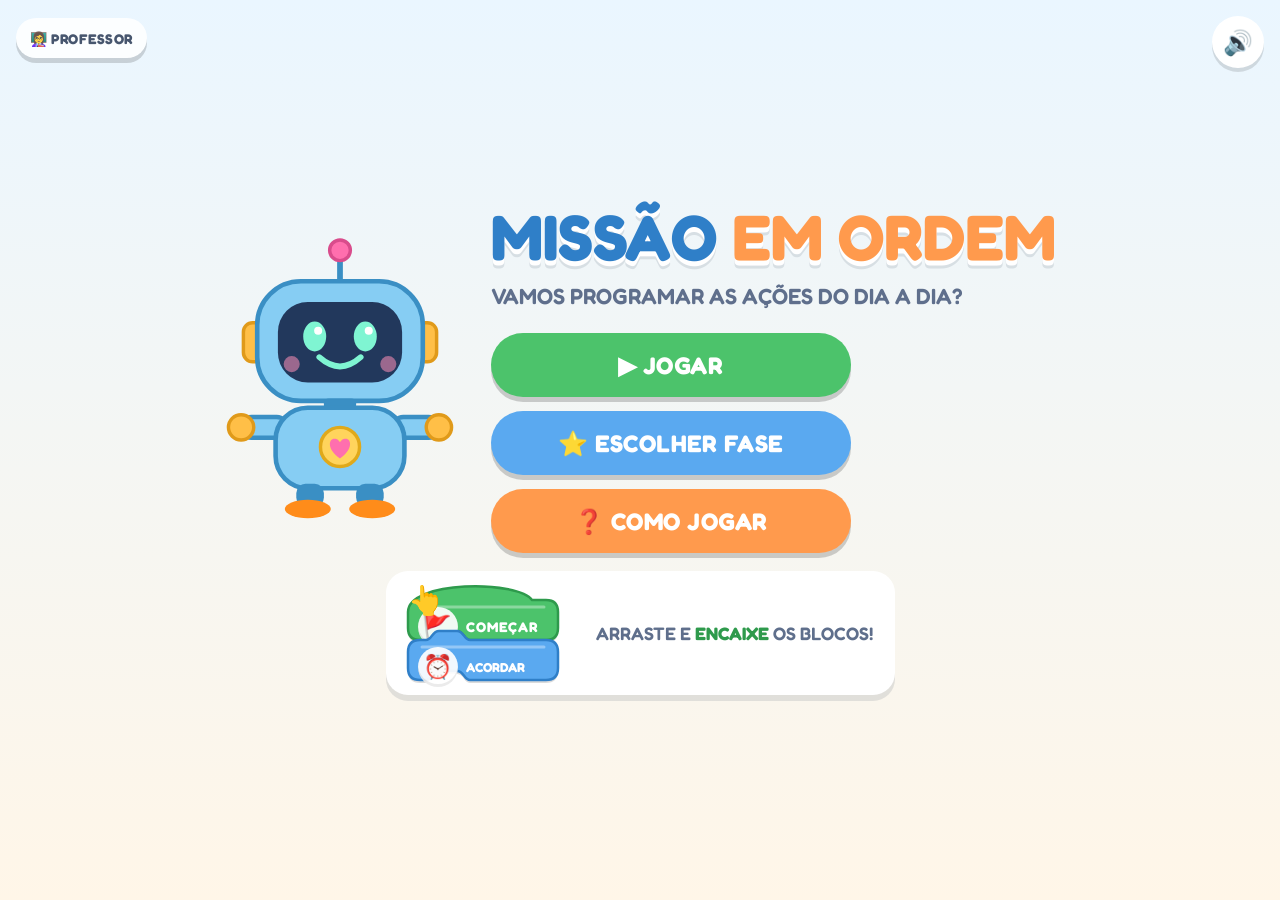
<file: index.html>
<!doctype html>
<html lang="pt-BR">
<head>
  <meta charset="utf-8">
  <meta name="viewport" content="width=device-width, initial-scale=1, viewport-fit=cover, user-scalable=no">
  <title>Missão em Ordem – Programando o Dia a Dia</title>
  <meta name="description" content="Jogo educativo de programação em blocos para o 2º ano (EF02TPA03).">
  <meta name="theme-color" content="#86CDF3">
  <link rel="manifest" href="manifest.webmanifest">
  <link rel="icon" href="icon.svg" type="image/svg+xml">
  <link rel="stylesheet" href="css/style.css?v=5">
</head>
<body>

  <!-- ============ TELA INICIAL ============ -->
  <section id="home" class="screen active">
    <div class="home-card">
      <div class="home-robot" id="homeRobot"></div>
      <div class="home-text">
        <h1 class="title">MISSÃO <span>EM ORDEM</span></h1>
        <p class="subtitle">VAMOS PROGRAMAR AS AÇÕES DO DIA A DIA?</p>
        <div class="home-buttons">
          <button class="btn btn-big btn-green" id="btnPlay">▶ JOGAR</button>
          <button class="btn btn-big btn-blue" id="btnLevels">⭐ ESCOLHER FASE</button>
          <button class="btn btn-big btn-orange" id="btnHow">❓ COMO JOGAR</button>
        </div>
      </div>
    </div>
    <div class="mini-demo" aria-hidden="true">
      <div class="demo-stage" id="demoStage"></div>
      <p>ARRASTE E <b>ENCAIXE</b> OS BLOCOS!</p>
    </div>
    <button class="btn-icon sound-toggle" data-sound title="Som">🔊</button>
    <button class="btn btn-small btn-white teacher-btn" id="btnTeacher" title="Área do professor">👩‍🏫 PROFESSOR</button>
  </section>

  <!-- ============ SELEÇÃO DE FASES ============ -->
  <section id="levels" class="screen">
    <header class="bar">
      <button class="btn btn-small btn-white" data-go="home">🏠 INÍCIO</button>
      <h2>ESCOLHA A FASE</h2>
      <div class="star-total" id="starTotal">⭐ 0</div>
    </header>
    <p class="unlock-note" id="unlockNote" hidden>🔓 MODO PROFESSOR: TODAS AS FASES ESTÃO LIBERADAS</p>
    <div class="level-grid" id="levelGrid"></div>
  </section>

  <!-- ============ COMO JOGAR ============ -->
  <section id="howto" class="screen">
    <header class="bar">
      <button class="btn btn-small btn-white" data-go="home">🏠 INÍCIO</button>
      <h2>COMO JOGAR</h2>
      <span></span>
    </header>
    <div class="how-grid">
      <div class="how-card"><div class="how-num">1</div><div class="how-pic" id="howPic1"></div><p>ARRASTE UM BLOCO COM O DEDO OU O MOUSE.</p></div>
      <div class="how-card"><div class="how-num">2</div><div class="how-pic" id="howPic2"></div><p>ENCAIXE EMBAIXO DO <b class="c-green">COMEÇAR</b>, NA ORDEM CERTA.</p></div>
      <div class="how-card"><div class="how-num">3</div><div class="how-pic" id="howPic3"></div><p>TERMINE COM O BLOCO <b class="c-purple">FIM</b>.</p></div>
      <div class="how-card"><div class="how-num">4</div><div class="how-pic how-run">▶</div><p>APERTE <b class="c-green">EXECUTAR</b> E VEJA O BIPO!</p></div>
    </div>
    <div class="how-tips">
      <p>↩️ ERROU? ARRASTE O BLOCO DE VOLTA PARA O LADO.</p>
      <p>🔈 TOQUE NUM BLOCO PARA OUVIR O QUE ELE DIZ.</p>
      <p>⭐⭐⭐ GANHE ATÉ 3 ESTRELAS EM CADA FASE!</p>
    </div>
    <div class="center"><button class="btn btn-big btn-green" id="btnHowPlay">▶ VAMOS JOGAR!</button></div>
  </section>

  <!-- ============ JOGO ============ -->
  <section id="game" class="screen">
    <header class="bar game-bar">
      <button class="btn btn-small btn-white" data-go="levels" title="Fases">☰ FASES</button>
      <h2><span class="phase-num" id="phaseNum">1</span> <span id="phaseName">FASE</span></h2>
      <button class="btn-icon" data-sound title="Som">🔊</button>
    </header>

    <div class="game-main">
      <!-- Blocos disponíveis -->
      <div class="panel palette-panel">
        <div class="panel-title">🧩 BLOCOS</div>
        <div class="palette" id="palette"></div>
        <div class="return-hint">↩️ SOLTE AQUI PARA DEVOLVER</div>
      </div>

      <!-- Área de programação -->
      <div class="panel ws-panel">
        <div class="panel-title">🤖 PROGRAMA DO BIPO</div>
        <div class="workspace" id="workspace"><div class="canvas" id="canvas"></div></div>
      </div>

      <!-- Palco + controles -->
      <div class="stage-col">
        <div class="mission">
          <button class="btn-icon listen" id="btnListen" title="Ouvir">🔈</button>
          <p id="goalText">MISSÃO</p>
        </div>
        <div class="stage" id="stage">
          <div class="stage-scene" id="stageScene"></div>
          <div class="speech" id="speech"></div>
          <div class="stage-robot" id="stageRobot"></div>
          <div class="action-pop" id="actionPop"><span class="pop-icon"></span><span class="pop-label"></span></div>
          <div class="strip" id="strip"></div>
          <div class="confetti-layer" id="stageConfetti"></div>
        </div>
        <div class="controls">
          <button class="btn btn-big btn-green run-btn" id="btnRun">▶ EXECUTAR</button>
          <button class="btn btn-mid btn-white" id="btnReset" title="Recomeçar">↺ RECOMEÇAR</button>
        </div>
      </div>
    </div>
  </section>

  <!-- ============ TELA FINAL ============ -->
  <section id="final" class="screen">
    <div class="final-card">
      <div class="final-robot" id="finalRobot"></div>
      <div class="trophy">🏆</div>
      <h1 class="title final-title">PARABÉNS, PEQUENO PROGRAMADOR!</h1>
      <p class="final-msg">VOCÊ APRENDEU A ORGANIZAR AÇÕES, CRIAR SEQUÊNCIAS E PROGRAMAR PASSO A PASSO!</p>
      <div class="star-total big" id="finalStars">⭐ 0 / 120</div>
      <div class="home-buttons row">
        <button class="btn btn-big btn-blue" data-go="levels">⭐ VER FASES</button>
        <button class="btn btn-big btn-green" data-go="home">🏠 INÍCIO</button>
      </div>
    </div>
    <div class="confetti-layer" id="finalConfetti"></div>
  </section>

  <!-- ============ JANELA DE VITÓRIA ============ -->
  <div class="modal" id="winModal" aria-hidden="true">
    <div class="modal-card">
      <h2 id="winTitle">MUITO BEM!</h2>
      <div class="stars" id="winStars"><span>★</span><span>★</span><span>★</span></div>
      <ul class="criteria" id="winCriteria"></ul>
      <div class="modal-buttons">
        <button class="btn btn-mid btn-white" id="btnAgain">↺ DE NOVO</button>
        <button class="btn btn-mid btn-blue" data-go="levels">☰ FASES</button>
        <button class="btn btn-big btn-green" id="btnNext">PRÓXIMA ▶</button>
      </div>
    </div>
  </div>

  <!-- ============ ÁREA DO PROFESSOR ============ -->
  <div class="modal" id="teacherModal" aria-hidden="true" role="dialog" aria-labelledby="teacherTitle">
    <div class="modal-card teacher-card">
      <h2 id="teacherTitle">👩‍🏫 ÁREA DO PROFESSOR</h2>
      <div id="teacherAsk">
        <label class="teacher-label" for="teacherAnswer">Para entrar, quanto é <b id="teacherQ">6 × 7</b>?</label>
        <input class="teacher-input" id="teacherAnswer" type="number" inputmode="numeric" autocomplete="off">
        <p class="teacher-error" id="teacherError" aria-live="polite"></p>
        <div class="teacher-options">
          <div class="teacher-option">
            <button class="btn btn-mid btn-blue" id="btnTeacherUnlock">🔓 LIBERAR TODAS AS FASES</button>
            <p id="teacherUnlockText">Abre as 40 fases para mostrar qualquer uma à turma. As estrelas não mudam.</p>
          </div>
          <div class="teacher-option">
            <button class="btn btn-mid btn-red" id="btnTeacherReset">🗑 ZERAR PROGRESSO</button>
            <p>Apaga todas as estrelas e fecha as fases de novo, para uma nova turma começar do início.</p>
          </div>
        </div>
        <p class="teacher-text"><small>Vale só para este computador ou tablet.</small></p>
        <div class="modal-buttons">
          <button class="btn btn-mid btn-white" id="btnTeacherCancel">CANCELAR</button>
        </div>
      </div>
      <div id="teacherDone" hidden>
        <p class="teacher-text" id="teacherDoneText">✅ Pronto!</p>
        <div class="modal-buttons">
          <button class="btn btn-mid btn-green" id="btnTeacherOk">OK</button>
        </div>
      </div>
    </div>
  </div>

  <script src="js/levels.js?v=5"></script>
  <script src="js/art.js?v=5"></script>
  <script src="js/game.js?v=5"></script>
</body>
</html>
</file>
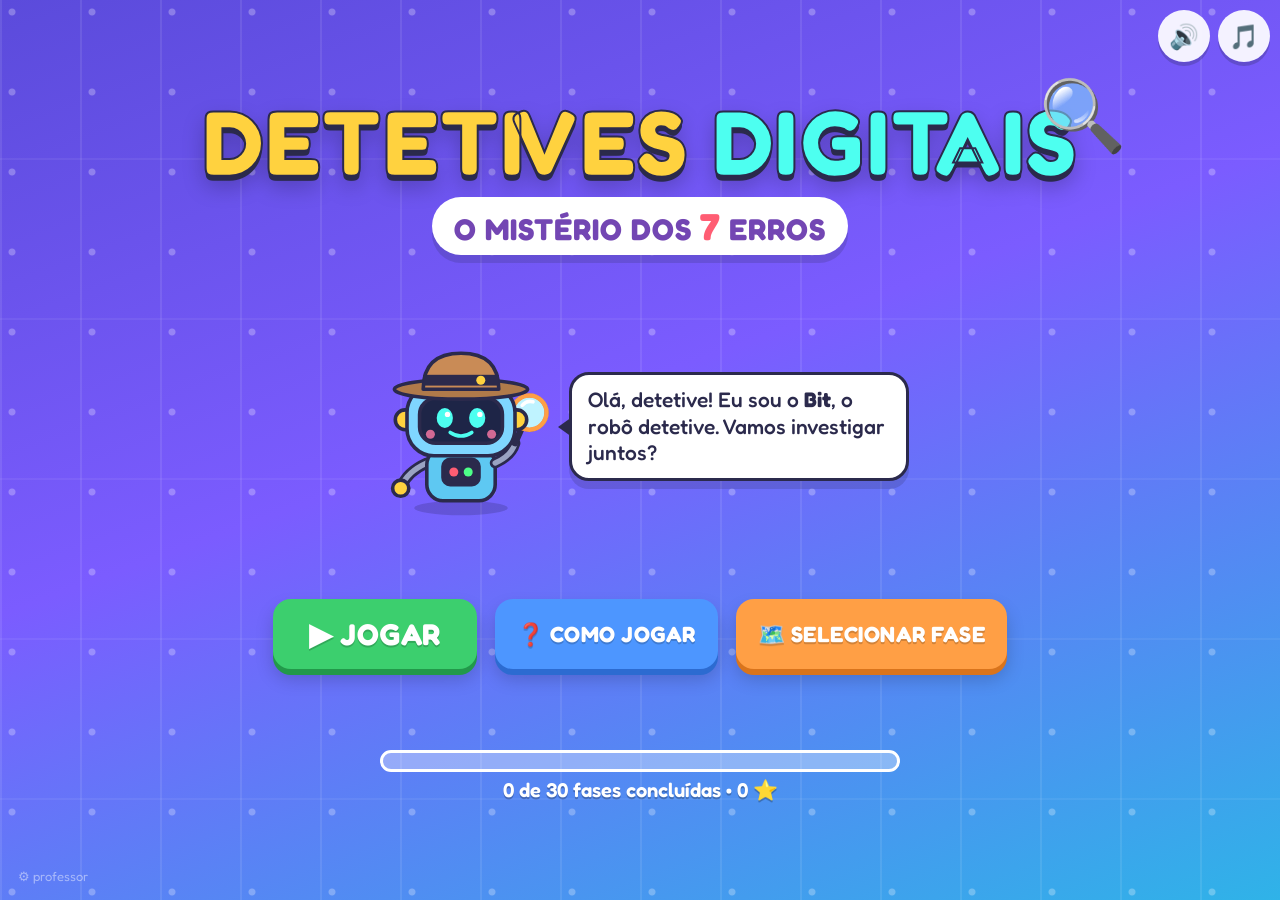
<file: detetives-digitais/index.html>
<!doctype html>
<html lang="pt-BR">
<head>
  <meta charset="utf-8">
  <meta name="viewport" content="width=device-width, initial-scale=1, viewport-fit=cover, user-scalable=no">
  <title>Detetives Digitais – O Mistério dos 7 Erros</title>
  <meta name="description" content="Jogo dos 7 erros com tema de tecnologia para o 2º ano do Ensino Fundamental (Educação Digital).">
  <meta name="theme-color" content="#5b4bdb">
  <link rel="icon" href="img/icone.svg" type="image/svg+xml">
  <link rel="stylesheet" href="css/estilo.css?v=1">
</head>
<body>

  <!-- botões de som (sempre visíveis) -->
  <div class="sons" id="sons">
    <button class="btn-redondo" id="btn-efeitos" aria-label="Ligar ou desligar os efeitos sonoros" title="Efeitos sonoros">🔊</button>
    <button class="btn-redondo" id="btn-musica" aria-label="Ligar ou desligar a música" title="Música">🎵</button>
  </div>

  <!-- ================= TELA INICIAL ================= -->
  <section class="tela ativa" id="tela-inicio">
    <div class="fundo-tech" aria-hidden="true"></div>
    <div class="inicio-conteudo">
      <div class="logo">
        <div class="logo-lupa" aria-hidden="true">🔍</div>
        <h1><span class="l1">DETETIVES</span> <span class="l2">DIGITAIS</span></h1>
        <p class="logo-sub">O MISTÉRIO DOS <b>7</b> ERROS</p>
      </div>
      <div class="inicio-meio">
        <div class="mascote mascote-grande" id="mascote-inicio"></div>
        <div class="balao balao-inicio" id="balao-inicio">Olá, detetive! Eu sou o <b>Bit</b>, o robô detetive. Vamos investigar juntos?</div>
      </div>
      <div class="menu-botoes">
        <button class="btn btn-verde btn-grande" id="btn-jogar">▶ JOGAR</button>
        <button class="btn btn-azul" id="btn-como">❓ COMO JOGAR</button>
        <button class="btn btn-laranja" id="btn-fases">🗺️ SELECIONAR FASE</button>
        <button class="btn btn-roxo escondido" id="btn-certificado">🏆 MEU CERTIFICADO</button>
      </div>
      <div class="progresso-geral" id="progresso-geral">
        <div class="barra"><div class="barra-cheia" id="barra-geral"></div></div>
        <div class="progresso-texto" id="texto-geral">0 de 30 fases • 0 ⭐</div>
      </div>
    </div>
    <button class="link-professor" id="link-professor" aria-label="Área do professor">⚙ professor</button>
  </section>

  <!-- ================= COMO JOGAR ================= -->
  <section class="tela" id="tela-como">
    <div class="fundo-tech" aria-hidden="true"></div>
    <div class="painel painel-como">
      <h2>❓ Como jogar</h2>
      <div class="passos">
        <div class="passo"><div class="passo-ico">🖼️🖼️</div><p><b>1.</b> Olhe as duas imagens: a <b>ORIGINAL</b> e a do <b>DESAFIO</b>.</p></div>
        <div class="passo"><div class="passo-ico">👆</div><p><b>2.</b> Achou algo diferente? <b>Toque</b> ou <b>clique</b> bem em cima da diferença, em qualquer uma das imagens.</p></div>
        <div class="passo"><div class="passo-ico">⭕</div><p><b>3.</b> Acertou? Aparece um <b>círculo colorido</b>. Encontre as <b>7 diferenças</b>!</p></div>
        <div class="passo"><div class="passo-ico">💡</div><p><b>4.</b> Ficou difícil? Peça uma <b>dica</b> ao Bit. Mas atenção: sem dicas você ganha mais estrelas!</p></div>
      </div>
      <div class="estrelas-explica">
        <div><span>⭐⭐⭐</span> sem dicas</div>
        <div><span>⭐⭐</span> com 1 ou 2 dicas</div>
        <div><span>⭐</span> com 3 dicas</div>
      </div>
      <button class="btn btn-verde btn-grande" data-ir="inicio">👍 ENTENDI!</button>
    </div>
  </section>

  <!-- ================= SELEÇÃO DE FASES ================= -->
  <section class="tela" id="tela-fases">
    <div class="fundo-tech" aria-hidden="true"></div>
    <header class="topo-fases">
      <button class="btn btn-pequeno btn-azul" data-ir="inicio">🏠 MENU</button>
      <h2>🗺️ Escolha a fase</h2>
      <div class="estrelas-total" id="estrelas-total">0 ⭐</div>
    </header>
    <div class="lista-fases" id="lista-fases"></div>
  </section>

  <!-- ================= JOGO ================= -->
  <section class="tela" id="tela-jogo">
    <header class="topo-jogo">
      <div class="fase-info">
        <div class="fase-num" id="fase-num">1</div>
        <div class="fase-textos">
          <div class="fase-nome" id="fase-nome">Nome da fase</div>
          <div class="fase-nivel" id="fase-nivel">Nível 1 – Detetives Iniciantes</div>
        </div>
      </div>
      <div class="contador">
        <div class="lupas" id="lupas"></div>
        <div class="contador-texto"><b id="achadas">0</b>/7 <span class="so-largo">diferenças encontradas</span></div>
        <div class="cronometro escondido" id="cronometro">⏱ 00:00</div>
      </div>
    </header>

    <main class="area-imagens" id="area-imagens">
      <div class="imagens" id="imagens">
        <div class="quadro" data-lado="o">
          <img alt="Imagem original" id="img-o" draggable="false">
          <div class="camada" id="camada-o"></div>
          <div class="etiqueta etiqueta-o">ORIGINAL</div>
        </div>
        <div class="quadro" data-lado="d">
          <img alt="Imagem com diferenças" id="img-d" draggable="false">
          <div class="camada" id="camada-d"></div>
          <div class="etiqueta etiqueta-d">🔍 DESAFIO</div>
        </div>
      </div>
      <div class="aviso-calma escondido" id="aviso-calma">🔍 Calma, detetive!<br><small>Compare as duas imagens com atenção.</small></div>
    </main>

    <footer class="rodape-jogo">
      <div class="ajudante">
        <div class="mascote mascote-pequeno" id="mascote-jogo"></div>
        <div class="balao balao-jogo" id="balao-jogo">
          <span id="fala">Vamos investigar!</span>
          <button class="btn-ouvir" id="btn-ouvir" aria-label="Ouvir a mensagem" title="Ouvir">🔈</button>
        </div>
      </div>
      <div class="acoes">
        <button class="btn btn-amarelo" id="btn-dica">💡 DICA <span class="dicas-restantes" id="dicas-restantes">3</span></button>
        <button class="btn btn-azul" id="btn-reiniciar">↺ <span class="so-largo">REINICIAR</span></button>
        <button class="btn btn-laranja escondido" id="btn-pular">⏭ <span class="so-largo">PULAR</span></button>
        <button class="btn btn-roxo" id="btn-menu">🏠 <span class="so-largo">MENU</span></button>
      </div>
    </footer>
  </section>

  <!-- ================= TELA FINAL ================= -->
  <section class="tela" id="tela-final">
    <div class="fundo-tech fundo-festa" aria-hidden="true"></div>
    <div class="final-conteudo">
      <h1 class="titulo-final">PARABÉNS,<br>SUPERDETETIVE DIGITAL!</h1>
      <div class="certificado" id="certificado">
        <div class="cert-borda">
          <div class="cert-topo">🏅 CERTIFICADO 🏅</div>
          <p class="cert-txt">Certificamos que</p>
          <input class="cert-nome" id="cert-nome" maxlength="40" placeholder="toque aqui e escreva seu nome" aria-label="Seu nome">
          <p class="cert-txt">desvendou os <b>30 mistérios</b> do jogo<br><b>DETETIVES DIGITAIS – O MISTÉRIO DOS 7 ERROS</b><br>e encontrou <b>210 diferenças</b>!</p>
          <div class="cert-estrelas" id="cert-estrelas">⭐ 0 de 90 estrelas</div>
          <div class="cert-rodape">
            <div class="mascote mascote-cert" id="mascote-cert"></div>
            <div><div class="cert-data" id="cert-data"></div><div class="cert-ass">Bit, o Robô Detetive</div></div>
          </div>
        </div>
      </div>
      <div class="final-botoes">
        <button class="btn btn-verde" id="btn-imprimir">🖨️ IMPRIMIR</button>
        <button class="btn btn-azul" data-ir="inicio">🏠 MENU</button>
      </div>
    </div>
  </section>

  <!-- ================= JANELAS (modais) ================= -->
  <div class="modal escondido" id="modal-intro" role="dialog" aria-modal="true">
    <div class="caixa caixa-intro">
      <div class="mascote mascote-medio" id="mascote-intro"></div>
      <div class="intro-nivel" id="intro-nivel">NÍVEL 1</div>
      <h2 id="intro-titulo">Fase 1</h2>
      <p id="intro-texto">Texto</p>
      <button class="btn btn-verde btn-grande" id="btn-comecar">🔍 COMEÇAR!</button>
    </div>
  </div>

  <div class="modal escondido" id="modal-vitoria" role="dialog" aria-modal="true">
    <div class="caixa caixa-vitoria">
      <div class="vitoria-estrelas" id="vitoria-estrelas"><span>★</span><span>★</span><span>★</span></div>
      <h2 id="vitoria-titulo">Mistério resolvido!</h2>
      <div class="mascote mascote-medio" id="mascote-vitoria"></div>
      <p id="vitoria-texto">Você encontrou as 7 diferenças!</p>
      <div class="vitoria-botoes">
        <button class="btn btn-verde btn-grande" id="btn-proxima">PRÓXIMA FASE ▶</button>
        <button class="btn btn-azul" id="btn-vitoria-menu">🏠 MENU</button>
      </div>
    </div>
  </div>

  <div class="modal escondido" id="modal-senha" role="dialog" aria-modal="true">
    <div class="caixa caixa-senha">
      <h2 id="senha-titulo">👩‍🏫 Área do professor</h2>
      <p id="senha-dica">Digite a senha:</p>
      <div class="senha-visor" id="senha-visor"></div>
      <div class="teclado-num" id="teclado-num"></div>
      <p class="senha-erro escondido" id="senha-erro">Senha incorreta. Tente de novo.</p>
      <button class="btn btn-pequeno btn-cinza" id="btn-senha-cancelar">Cancelar</button>
    </div>
  </div>

  <div class="modal escondido" id="modal-professor" role="dialog" aria-modal="true">
    <div class="caixa caixa-professor">
      <header class="prof-topo">
        <h2>👩‍🏫 Área do professor</h2>
        <button class="btn btn-pequeno btn-azul" id="btn-prof-fechar">✖ Fechar</button>
      </header>
      <div class="prof-resumo" id="prof-resumo"></div>
      <div class="prof-grade">
        <div class="prof-bloco">
          <h3>Configurações deste dispositivo</h3>
          <label class="chave"><input type="checkbox" data-config="efeitos"><span></span> Efeitos sonoros</label>
          <label class="chave"><input type="checkbox" data-config="musica"><span></span> Música de fundo</label>
          <label class="chave"><input type="checkbox" data-config="dicas"><span></span> Dicas ativadas</label>
          <label class="chave"><input type="checkbox" data-config="cronometro"><span></span> Mostrar cronômetro</label>
          <label class="chave"><input type="checkbox" data-config="pular"><span></span> Permitir pular fases</label>
          <label class="chave"><input type="checkbox" data-config="liberar"><span></span> Liberar todas as fases</label>
        </div>
        <div class="prof-bloco">
          <h3>Turma</h3>
          <p class="prof-ajuda">O progresso fica salvo neste navegador. Para começar com outra turma, reinicie o progresso.</p>
          <button class="btn btn-vermelho" id="btn-zerar">🗑 Reiniciar todo o progresso</button>
          <button class="btn btn-cinza" id="btn-trocar-senha">🔑 Alterar senha</button>
        </div>
      </div>
      <h3>As 30 fases</h3>
      <div class="prof-fases" id="prof-fases"></div>
    </div>
  </div>

  <div class="modal escondido" id="modal-gabarito" role="dialog" aria-modal="true">
    <div class="caixa caixa-gabarito">
      <header class="prof-topo">
        <h2 id="gab-titulo">Gabarito</h2>
        <button class="btn btn-pequeno btn-azul" id="btn-gab-fechar">✖ Fechar</button>
      </header>
      <div class="gab-corpo">
        <div class="quadro quadro-gab"><img id="gab-img" alt="Imagem do desafio com as diferenças marcadas"><div class="camada" id="gab-camada"></div></div>
        <ol class="gab-lista" id="gab-lista"></ol>
      </div>
    </div>
  </div>

  <div class="modal escondido" id="modal-confirma" role="dialog" aria-modal="true">
    <div class="caixa caixa-confirma">
      <p id="confirma-texto">Tem certeza?</p>
      <div class="vitoria-botoes">
        <button class="btn btn-vermelho" id="btn-confirma-sim">Sim</button>
        <button class="btn btn-cinza" id="btn-confirma-nao">Não</button>
      </div>
    </div>
  </div>

  <div class="confete" id="confete" aria-hidden="true"></div>

  <script src="js/fases.js?v=1"></script>
  <script src="js/som.js?v=1"></script>
  <script src="js/jogo.js?v=1"></script>
</body>
</html>
</file>
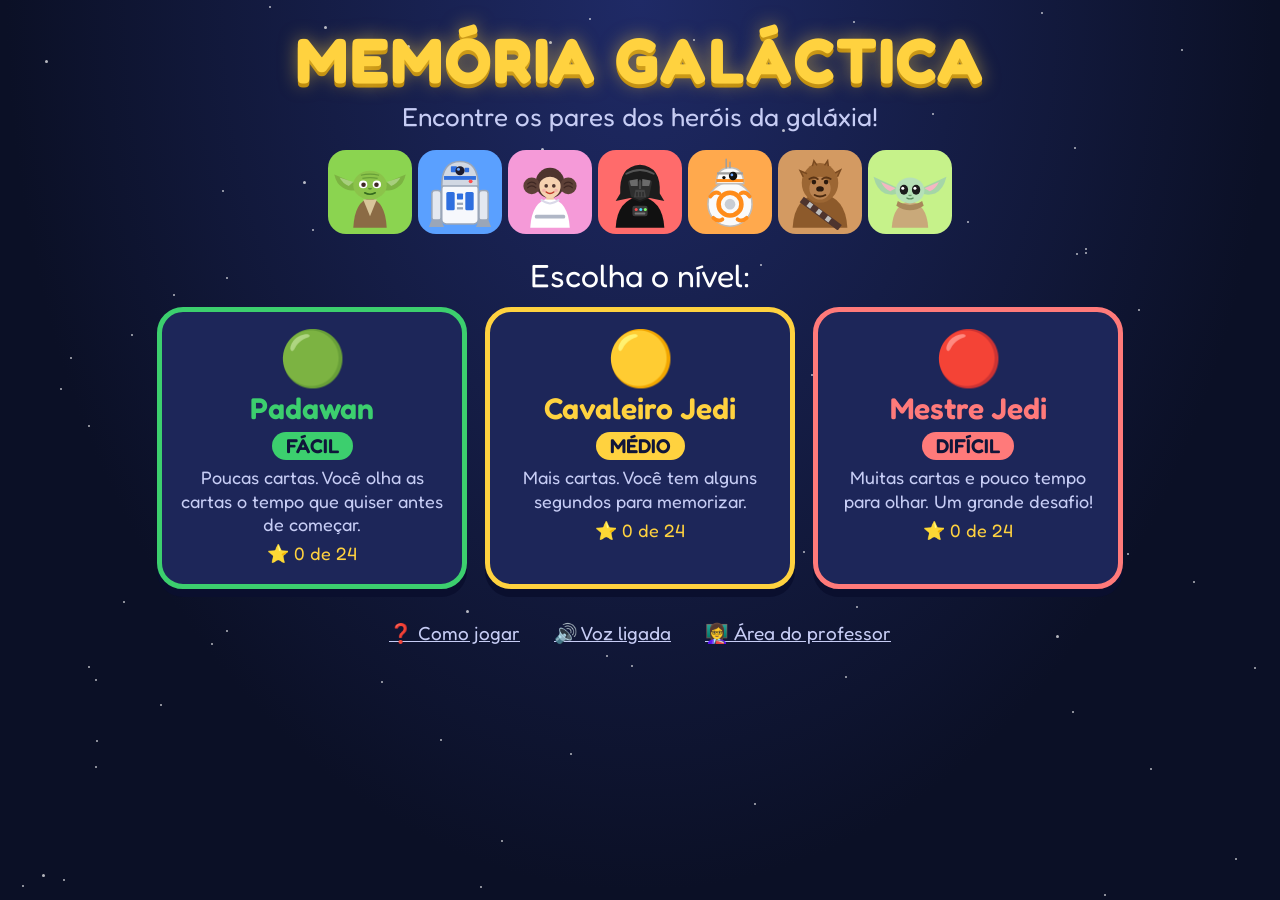
<file: memoria-star-wars/index.html>
<!doctype html>
<html lang="pt-BR">
<head>
<meta charset="utf-8">
<meta name="viewport" content="width=device-width, initial-scale=1, viewport-fit=cover">
<title>Memória Galáctica</title>
<meta name="description" content="Jogo da memória com personagens inspirados em guerra nas estrelas, com 3 níveis de dificuldade e 24 fases, pensado para estudantes do 5º ano da educação especial.">
<meta name="theme-color" content="#0b1026">
<style>
@font-face { font-family: 'Fredoka'; src: url('../fonts/Fredoka.ttf') format('truetype'); font-display: swap; }
:root {
  --bg: #0b1026; --panel: #1d2659; --panel2: #263275; --text: #ffffff; --muted: #c7cdf5;
  --yellow: #ffd23f; --green: #3ccf6e; --green-d: #23a453; --blue: #3d8bfd; --red: #ff5a5a; --orange: #ff9f1c;
}
* { box-sizing: border-box; -webkit-tap-highlight-color: transparent; }
html, body { margin: 0; min-height: 100%; }
body {
  font-family: 'Fredoka', 'Comic Sans MS', system-ui, sans-serif; color: var(--text);
  background: var(--bg) radial-gradient(ellipse at 50% 0%, #1f2a66 0%, var(--bg) 70%) fixed;
  overflow-x: hidden; user-select: none; -webkit-user-select: none; touch-action: manipulation;
}
#stars { position: fixed; inset: 0; pointer-events: none; z-index: 0; }
#stars i { position: absolute; width: 2px; height: 2px; background: #fff; border-radius: 50%; opacity: .7; animation: twinkle 3s infinite ease-in-out; }
@keyframes twinkle { 50% { opacity: .15; } }
button { font-family: inherit; cursor: pointer; border: 0; color: inherit; }
button:focus-visible { outline: 5px solid var(--yellow); outline-offset: 3px; }
.screen { position: relative; z-index: 1; display: none; min-height: 100vh; padding: 16px; }
.screen.on { display: flex; flex-direction: column; align-items: center; }

/* ---------- Tela inicial ---------- */
.title { text-align: center; margin: 10px 0 4px; }
.title h1 { margin: 0; font-size: clamp(34px, 7vw, 64px); color: var(--yellow); letter-spacing: 2px; text-shadow: 0 0 18px rgba(255,210,63,.5), 0 4px 0 #b8860b; line-height: 1.05; }
.title p { margin: 8px 0 0; font-size: clamp(18px, 3vw, 26px); color: var(--muted); }
.parade { display: flex; gap: 6px; justify-content: center; flex-wrap: wrap; margin: 14px 0 4px; }
.parade div { width: clamp(52px, 9vw, 84px); height: clamp(52px, 9vw, 84px); background: var(--panel); border-radius: 18px; padding: 4px; animation: bob 2.6s ease-in-out infinite; }
.parade div:nth-child(even) { animation-delay: -1.3s; }
@keyframes bob { 50% { transform: translateY(-6px); } }
.pick-title { font-size: clamp(22px, 4vw, 32px); margin: 18px 0 12px; text-align: center; }
.diffs { display: flex; gap: 18px; flex-wrap: wrap; justify-content: center; width: 100%; max-width: 980px; }
.diff {
  flex: 1 1 260px; max-width: 310px; border-radius: 26px; padding: 18px 16px 20px; background: var(--panel);
  border: 5px solid var(--c); box-shadow: 0 8px 0 #0a0f2e; display: flex; flex-direction: column; align-items: center; gap: 6px; transition: transform .15s;
}
.diff:hover { transform: translateY(-4px); }
.diff:active { transform: translateY(3px); box-shadow: 0 4px 0 #0a0f2e; }
.diff .ic { font-size: 54px; line-height: 1; }
.diff .nm { font-size: 30px; font-weight: 600; color: var(--c); }
.diff .lv { font-size: 20px; background: var(--c); color: #10163a; border-radius: 99px; padding: 2px 14px; font-weight: 600; }
.diff .ds { font-size: 18px; color: var(--muted); text-align: center; line-height: 1.3; }
.diff .pr { font-size: 18px; color: var(--yellow); }
.links { display: flex; gap: 22px; flex-wrap: wrap; justify-content: center; margin-top: 26px; }
.small-link { background: transparent; color: var(--muted); font-size: 19px; text-decoration: underline; padding: 6px; }

/* ---------- Fases ---------- */
.topbar { width: 100%; max-width: 1200px; display: flex; align-items: center; gap: 10px; }
.topbar h2 { flex: 1; margin: 0; text-align: center; font-size: clamp(20px, 4vw, 34px); color: var(--yellow); line-height: 1.1; }
.topbar h2 small { display: block; font-size: .6em; color: var(--muted); font-weight: 400; }
.icon-btn {
  width: 60px; height: 60px; border-radius: 18px; background: var(--panel2); font-size: 30px;
  box-shadow: 0 5px 0 #0a0f2e; display: grid; place-items: center; flex: none;
}
.icon-btn:active { transform: translateY(3px); box-shadow: 0 2px 0 #0a0f2e; }
.icon-btn:disabled { opacity: .35; cursor: not-allowed; }
.levels { display: grid; grid-template-columns: repeat(4, minmax(110px, 190px)); gap: 26px 20px; margin-top: 30px; }
@media (max-width: 620px) { .levels { grid-template-columns: repeat(2, minmax(110px, 1fr)); } }
.lvl {
  border-radius: 24px; background: var(--panel); border: 4px solid var(--c); box-shadow: 0 7px 0 #0a0f2e;
  padding: 12px 8px; display: flex; flex-direction: column; align-items: center; gap: 4px; position: relative;
}
.lvl .n { font-size: 44px; font-weight: 600; line-height: 1; color: var(--c); }
.lvl .pl { font-size: 17px; color: var(--muted); }
.lvl .pairs { font-size: 16px; }
.lvl .st { font-size: 22px; color: var(--yellow); letter-spacing: 2px; }
.lvl.locked { filter: grayscale(1) brightness(.5); cursor: not-allowed; }
.lvl.locked .n::after { content: ' 🔒'; font-size: 26px; }
.lvl:not(.locked):active { transform: translateY(4px); box-shadow: 0 3px 0 #0a0f2e; }

/* ---------- Jogo ---------- */
#game.on { padding: 10px 12px 12px; }
.status { width: 100%; max-width: 1200px; display: flex; align-items: center; gap: 10px; flex-wrap: wrap; justify-content: center; margin: 10px 0 6px; }
.pill { background: var(--panel); border-radius: 16px; padding: 6px 14px; font-size: clamp(17px, 2.4vw, 22px); display: flex; align-items: center; gap: 8px; }
.pill b { color: var(--yellow); }
.dots { display: flex; gap: 4px; flex-wrap: wrap; max-width: 260px; }
.dots i { width: 14px; height: 14px; border-radius: 50%; background: #3a467f; }
.dots i.on { background: var(--green); box-shadow: 0 0 8px var(--green); }
.act { font-size: clamp(18px, 2.6vw, 24px); padding: 10px 18px; border-radius: 16px; font-weight: 600; box-shadow: 0 5px 0 rgba(0,0,0,.35); }
.act:active { transform: translateY(3px); box-shadow: 0 2px 0 rgba(0,0,0,.35); }
.act:disabled { opacity: .4; cursor: not-allowed; }
.act.hint { background: var(--yellow); color: #3a2a00; }
.act.go { background: var(--green); color: #0b2a14; font-size: clamp(22px, 3.5vw, 30px); padding: 12px 32px; }
.msg { width: 100%; max-width: 900px; min-height: 52px; text-align: center; font-size: clamp(19px, 2.8vw, 26px); color: #fff; display: flex; align-items: center; justify-content: center; gap: 10px; padding: 4px 8px; }
.msg .ic { font-size: 1.3em; }
.board { display: grid; gap: var(--gap, 12px); justify-content: center; align-content: center; flex: 1; width: 100%; padding: 4px 0 8px; }

.card { width: var(--cw); height: var(--ch); perspective: 900px; background: transparent; padding: 0; border-radius: 18px; }
.card .inner { position: relative; width: 100%; height: 100%; transition: transform .45s; transform-style: preserve-3d; }
.card.up .inner, .card.done .inner { transform: rotateY(180deg); }
.face { position: absolute; inset: 0; border-radius: 18px; backface-visibility: hidden; -webkit-backface-visibility: hidden; display: flex; flex-direction: column; align-items: center; justify-content: center; overflow: hidden; }
.face.back {
  background: radial-gradient(circle at 50% 40%, #33449c, #1a2360 70%); border: 4px solid #6f7fd6; box-shadow: 0 6px 0 #0a0f2e;
}
.face.back svg { width: 72%; height: 72%; }
.face.front { transform: rotateY(180deg); background: #f6f7ff; border: 6px solid var(--c); box-shadow: 0 6px 0 #0a0f2e; padding: 4% 4% 0; }
.face.front .pic { flex: 1; width: 100%; min-height: 0; display: flex; align-items: center; justify-content: center; background: var(--c); border-radius: 12px; }
.face.front .pic svg { width: 92%; height: 92%; }
.face.front .nm { color: #10163a; font-weight: 600; font-size: var(--fs, 18px); line-height: 1.15; padding: 3px 2px 5px; text-align: center; white-space: nowrap; }
.card:not(.up):not(.done):hover .face.back { border-color: var(--yellow); }
.card.done .face.front { animation: glow 1s ease-out; }
.card.done { cursor: default; }
.card.done .face.front::after { content: '✔'; position: absolute; top: 4px; right: 8px; font-size: calc(var(--fs, 18px) * 1.3); color: var(--green-d); }
.card.miss .face.front { animation: shake .45s; }
.card.hinted .face.back { animation: pulse .5s ease-in-out infinite alternate; border-color: var(--yellow); }
@keyframes glow { 0% { box-shadow: 0 0 0 0 rgba(60,207,110,.9); } 100% { box-shadow: 0 0 0 22px rgba(60,207,110,0); } }
@keyframes shake { 25% { transform: rotateY(180deg) translateX(-6px); } 75% { transform: rotateY(180deg) translateX(6px); } }
@keyframes pulse { to { box-shadow: 0 0 26px 6px var(--yellow); } }

/* ---------- Janelas ---------- */
.modal { position: fixed; inset: 0; background: rgba(5,8,25,.82); z-index: 50; display: none; align-items: center; justify-content: center; padding: 16px; }
.modal.on { display: flex; }
.box { background: var(--panel); border: 4px solid var(--yellow); border-radius: 28px; padding: 22px 22px 24px; width: 100%; max-width: 560px; text-align: center; max-height: 94vh; overflow: auto; }
.box h3 { margin: 0 0 8px; font-size: clamp(28px, 5vw, 40px); color: var(--yellow); }
.box p { font-size: 20px; color: var(--muted); margin: 8px 0; line-height: 1.35; }
.box .pic { width: 150px; height: 150px; margin: 4px auto; }
.bigstars { font-size: 56px; color: var(--yellow); letter-spacing: 6px; text-shadow: 0 0 16px rgba(255,210,63,.6); }
.bigstars .off { color: #49528a; text-shadow: none; }
.row { display: flex; gap: 12px; justify-content: center; flex-wrap: wrap; margin-top: 16px; }
.row button { font-size: 22px; padding: 12px 20px; border-radius: 16px; background: var(--panel2); box-shadow: 0 5px 0 #0a0f2e; font-weight: 600; }
.row button.main { background: var(--green); color: #0b2a14; box-shadow: 0 5px 0 var(--green-d); }
.row button.warn { background: var(--red); color: #2a0606; }
.howto { text-align: left; font-size: 20px; line-height: 1.45; padding-left: 0; list-style: none; margin: 10px 0; }
.howto li { margin: 10px 0; display: flex; gap: 10px; align-items: flex-start; }
.howto li span { font-size: 28px; line-height: 1; }
#tAns { font-family: inherit; font-size: 30px; width: 160px; text-align: center; padding: 8px; border-radius: 14px; border: 3px solid var(--muted); background: #fff; color: #10163a; }
.opt { display: flex; align-items: center; justify-content: space-between; gap: 10px; background: var(--panel2); border-radius: 14px; padding: 10px 14px; margin: 10px 0; font-size: 19px; text-align: left; }
.opt button { font-size: 18px; padding: 8px 14px; border-radius: 12px; background: var(--blue); flex: none; }
#confetti { position: fixed; inset: 0; pointer-events: none; z-index: 60; overflow: hidden; }
#confetti i { position: absolute; top: -20px; width: 12px; height: 18px; border-radius: 3px; animation: fall linear forwards; }
@keyframes fall { to { transform: translateY(110vh) rotate(720deg); } }

@media (prefers-reduced-motion: reduce) {
  *, *::before, *::after { animation: none !important; transition: none !important; }
}
body.calm *, body.calm *::before, body.calm *::after { animation: none !important; transition: none !important; }
</style>
</head>
<body>
<div id="stars"></div>
<div id="confetti"></div>

<!-- ============ TELA INICIAL ============ -->
<section class="screen on" id="home">
  <div class="title">
    <h1>MEMÓRIA GALÁCTICA</h1>
    <p>Encontre os pares dos heróis da galáxia!</p>
  </div>
  <div class="parade" id="parade" aria-hidden="true"></div>
  <div class="pick-title">Escolha o nível:</div>
  <div class="diffs" id="diffs"></div>
  <div class="links">
    <button class="small-link" id="btnHow">❓ Como jogar</button>
    <button class="small-link" id="btnVoiceHome">🔊 Voz ligada</button>
    <button class="small-link" id="btnTeacher">👩‍🏫 Área do professor</button>
  </div>
</section>

<!-- ============ FASES ============ -->
<section class="screen" id="map">
  <div class="topbar">
    <button class="icon-btn" id="mapBack" aria-label="Voltar para o início">🏠</button>
    <h2 id="mapTitle"></h2>
    <div class="icon-btn" id="mapIcon" aria-hidden="true"></div>
  </div>
  <div class="levels" id="levels"></div>
</section>

<!-- ============ JOGO ============ -->
<section class="screen" id="game">
  <div class="topbar">
    <button class="icon-btn" id="gameBack" aria-label="Voltar para as fases">⬅</button>
    <h2 id="gameTitle"></h2>
    <button class="icon-btn" id="btnVoice" aria-label="Ligar ou desligar a voz">🔊</button>
  </div>
  <div class="status">
    <div class="pill" aria-live="polite">Pares: <b id="pairsTxt">0/0</b> <span class="dots" id="dots"></span></div>
    <div class="pill">Tentativas: <b id="triesTxt">0</b></div>
    <button class="act hint" id="btnHint">💡 Dica</button>
    <button class="act go" id="btnReady" hidden>▶ ESTOU PRONTO</button>
  </div>
  <div class="msg" id="msg" aria-live="polite"><span class="ic" id="msgIc">🙂</span><span id="msgText"></span></div>
  <div class="board" id="board"></div>
</section>

<!-- ============ VITÓRIA ============ -->
<div class="modal" id="winModal" role="dialog" aria-modal="true" aria-labelledby="winTitle">
  <div class="box">
    <h3 id="winTitle">Muito bem!</h3>
    <div class="pic" id="winPic"></div>
    <div class="bigstars" id="winStars"></div>
    <p id="winText"></p>
    <div class="row">
      <button id="winAgain">↻ De novo</button>
      <button id="winMap">🗺 Fases</button>
      <button class="main" id="winNext">Próxima ▶</button>
    </div>
  </div>
</div>

<!-- ============ COMO JOGAR ============ -->
<div class="modal" id="howModal" role="dialog" aria-modal="true" aria-labelledby="howTitle">
  <div class="box">
    <h3 id="howTitle">Como jogar</h3>
    <ul class="howto">
      <li><span>👀</span> No começo, as cartas aparecem viradas para cima. Olhe bem onde está cada personagem.</li>
      <li><span>👆</span> Depois elas se escondem. Toque em <b>duas cartas</b> para virar.</li>
      <li><span>✅</span> Se forem o <b>mesmo personagem</b>, você achou um par!</li>
      <li><span>🔄</span> Se forem diferentes, elas viram de novo. Tudo bem, tente outra vez!</li>
      <li><span>💡</span> Precisa de ajuda? Toque em <b>Dica</b>.</li>
      <li><span>⭐</span> Ache todos os pares para ganhar estrelas. Não tem tempo: vá com calma!</li>
    </ul>
    <div class="row"><button class="main" id="howOk">Entendi!</button></div>
  </div>
</div>

<!-- ============ PROFESSOR ============ -->
<div class="modal" id="teacherModal" role="dialog" aria-modal="true" aria-labelledby="tTitle">
  <div class="box">
    <h3 id="tTitle">Área do professor</h3>
    <div id="tStep1">
      <p>Para entrar, responda:</p>
      <p style="font-size:34px;color:#fff;margin:6px 0" id="tQ"></p>
      <input id="tAns" type="number" inputmode="numeric" aria-label="Resposta">
      <div class="row"><button id="tCancel">Cancelar</button><button class="main" id="tOk">Entrar</button></div>
    </div>
    <div id="tStep2" hidden>
      <div class="opt"><span>🔓 Fases liberadas: <b id="tUnlockState"></b></span><button id="tUnlock">Mudar</button></div>
      <div class="opt"><span>👀 Tempo para memorizar: <b id="tPreviewState"></b></span><button id="tPreview">Mudar</button></div>
      <div class="opt"><span>🐢 Animações: <b id="tCalmState"></b></span><button id="tCalm">Mudar</button></div>
      <div class="opt"><span>🗑 Apagar estrelas e fechar as fases</span><button id="tReset" style="background:var(--red);color:#2a0606">Zerar</button></div>
      <p id="tInfo" style="color:var(--green);min-height:1.3em"></p>
      <div class="row"><button class="main" id="tClose">Fechar</button></div>
    </div>
  </div>
</div>

<script>
'use strict';

/* =========================================================
   DESENHOS (SVG simples, feitos à mão para este jogo)
   ========================================================= */
const ART = {
  yoda: `<svg viewBox="0 0 100 100" aria-hidden="true">
    <path d="M28 97 Q30 62 50 58 Q70 62 72 97 Z" fill="#8b6b45"/>
    <path d="M41 60 L50 82 L59 60 Z" fill="#d8c59a"/>
    <path d="M30 38 L3 27 Q6 40 14 44 Q22 49 33 48 Z" fill="#7cb342"/>
    <path d="M70 38 L97 27 Q94 40 86 44 Q78 49 67 48 Z" fill="#7cb342"/>
    <path d="M28 37 L10 31 Q14 39 22 42 Z" fill="#c5e1a5" opacity=".6"/>
    <path d="M72 37 L90 31 Q86 39 78 42 Z" fill="#c5e1a5" opacity=".6"/>
    <ellipse cx="50" cy="41" rx="22" ry="19" fill="#8bc34a"/>
    <path d="M38 28 Q50 25 62 28 M40 32 Q50 30 60 32" stroke="#689f38" stroke-width="1.6" fill="none"/>
    <ellipse cx="41" cy="40" rx="5.5" ry="5" fill="#fff"/><circle cx="41.5" cy="40.5" r="3" fill="#3e2723"/>
    <ellipse cx="59" cy="40" rx="5.5" ry="5" fill="#fff"/><circle cx="58.5" cy="40.5" r="3" fill="#3e2723"/>
    <path d="M48 45 Q50 47 52 45" stroke="#558b2f" stroke-width="1.6" fill="none"/>
    <path d="M43 51 Q50 55 57 51" stroke="#33691e" stroke-width="2" fill="none" stroke-linecap="round"/>
  </svg>`,
  vader: `<svg viewBox="0 0 100 100" aria-hidden="true">
    <path d="M18 97 Q20 60 50 56 Q80 60 82 97 Z" fill="#111"/>
    <rect x="40" y="68" width="20" height="14" rx="3" fill="#3a3a3a"/>
    <circle cx="45" cy="73" r="2" fill="#ff4d4d"/><circle cx="51" cy="73" r="2" fill="#4dd2ff"/><circle cx="57" cy="73" r="2" fill="#7dff6b"/>
    <rect x="43" y="77" width="14" height="2.5" rx="1" fill="#777"/>
    <path d="M24 52 Q22 16 50 14 Q78 16 76 52 L82 62 L63 58 L50 63 L37 58 L18 62 Z" fill="#1c1c1c"/>
    <path d="M32 26 Q50 16 68 26" stroke="#555" stroke-width="2.5" fill="none" stroke-linecap="round"/>
    <path d="M34 36 L66 36 L62 56 L50 61 L38 56 Z" fill="#2e2e2e"/>
    <path d="M36 35 L47 33 L47 42 L38 42 Z" fill="#6b6b6b"/>
    <path d="M64 35 L53 33 L53 42 L62 42 Z" fill="#6b6b6b"/>
    <path d="M50 34 L50 46" stroke="#555" stroke-width="2"/>
    <path d="M44 47 L56 47 L58 57 L42 57 Z" fill="#444"/>
    <path d="M46 50 L46 56 M50 50 L50 56 M54 50 L54 56" stroke="#222" stroke-width="1.4"/>
  </svg>`,
  obiwan: `<svg viewBox="0 0 100 100" aria-hidden="true">
    <path d="M20 97 Q22 62 50 57 Q78 62 80 97 Z" fill="#6d4c41"/>
    <path d="M38 59 L50 97 L62 59 Z" fill="#efe3c3"/>
    <path d="M44 59 L50 80 L56 59" fill="none" stroke="#c9b68a" stroke-width="2"/>
    <rect x="38" y="80" width="24" height="5" fill="#8d6e63"/>
    <ellipse cx="50" cy="38" rx="20" ry="21" fill="#a0694a"/>
    <ellipse cx="50" cy="41" rx="15" ry="17" fill="#f3cba8"/>
    <path d="M33 36 Q34 18 50 18 Q66 18 67 36 Q60 26 50 27 Q40 26 33 36 Z" fill="#a0694a"/>
    <path d="M35 44 Q37 63 50 64 Q63 63 65 44 Q59 53 50 53 Q41 53 35 44 Z" fill="#a0694a"/>
    <circle cx="44" cy="39" r="2.3" fill="#3e2723"/><circle cx="56" cy="39" r="2.3" fill="#3e2723"/>
    <path d="M40 34 L47 33 M53 33 L60 34" stroke="#7b4a32" stroke-width="2" stroke-linecap="round"/>
    <path d="M46 55 Q50 57 54 55" stroke="#f3cba8" stroke-width="2" fill="none" stroke-linecap="round"/>
  </svg>`,
  luke: `<svg viewBox="0 0 100 100" aria-hidden="true">
    <path d="M22 97 Q24 62 50 58 Q76 62 78 97 Z" fill="#f4f1e8"/>
    <path d="M40 60 L50 78 L60 60" fill="none" stroke="#cfc6b0" stroke-width="2.5"/>
    <rect x="26" y="84" width="48" height="6" fill="#6d4c41"/><rect x="46" y="83" width="8" height="8" rx="1" fill="#bdbdbd"/>
    <rect x="45" y="52" width="10" height="9" fill="#f1c9a5"/>
    <ellipse cx="50" cy="40" rx="16" ry="18" fill="#f6d2b0"/>
    <path d="M32 40 Q29 17 50 16 Q72 17 68 40 Q67 29 60 26 Q53 31 44 27 Q36 30 32 40 Z" fill="#f2c94c"/>
    <path d="M44 22 Q50 19 58 23" stroke="#d9a520" stroke-width="2" fill="none"/>
    <circle cx="44" cy="41" r="2.5" fill="#2f5bd3"/><circle cx="56" cy="41" r="2.5" fill="#2f5bd3"/>
    <path d="M40 36 L47 35 M53 35 L60 36" stroke="#c99a2e" stroke-width="2" stroke-linecap="round"/>
    <path d="M44 50 Q50 54 56 50" stroke="#a0522d" stroke-width="2" fill="none" stroke-linecap="round"/>
  </svg>`,
  leia: `<svg viewBox="0 0 100 100" aria-hidden="true">
    <path d="M24 97 Q26 62 50 58 Q74 62 76 97 Z" fill="#ffffff"/>
    <path d="M38 60 Q50 70 62 60" fill="none" stroke="#d9d9e8" stroke-width="2.5"/>
    <rect x="30" y="80" width="40" height="5" rx="2" fill="#b0b7c6"/>
    <ellipse cx="50" cy="38" rx="19" ry="20" fill="#4e342e"/>
    <circle cx="26" cy="42" r="11" fill="#5d4037"/><circle cx="74" cy="42" r="11" fill="#5d4037"/>
    <path d="M20 40 Q26 34 32 40 M20 45 Q26 39 32 45 M68 40 Q74 34 80 40 M68 45 Q74 39 80 45" stroke="#3e2723" stroke-width="1.5" fill="none"/>
    <rect x="45" y="52" width="10" height="8" fill="#f1c9a5"/>
    <ellipse cx="50" cy="42" rx="14" ry="16" fill="#f6d2b0"/>
    <path d="M35 40 Q35 23 50 23 Q65 23 65 40 Q60 30 50 30 Q40 30 35 40 Z" fill="#4e342e"/>
    <circle cx="45" cy="42" r="2.4" fill="#4e342e"/><circle cx="55" cy="42" r="2.4" fill="#4e342e"/>
    <circle cx="42" cy="48" r="2.4" fill="#f4a7a7" opacity=".7"/><circle cx="58" cy="48" r="2.4" fill="#f4a7a7" opacity=".7"/>
    <path d="M45 50 Q50 54 55 50" stroke="#c0392b" stroke-width="2" fill="none" stroke-linecap="round"/>
  </svg>`,
  han: `<svg viewBox="0 0 100 100" aria-hidden="true">
    <path d="M22 97 Q24 62 50 58 Q76 62 78 97 Z" fill="#f5f5f0"/>
    <path d="M22 97 Q24 64 40 59 L45 97 Z" fill="#212121"/>
    <path d="M78 97 Q76 64 60 59 L55 97 Z" fill="#212121"/>
    <path d="M45 60 L50 70 L55 60" fill="none" stroke="#c9c9c0" stroke-width="2"/>
    <rect x="45" y="52" width="10" height="8" fill="#eab98f"/>
    <ellipse cx="50" cy="40" rx="15" ry="18" fill="#f1c6a0"/>
    <path d="M34 39 Q32 18 50 18 Q69 18 66 37 Q63 27 54 27 Q46 25 39 31 Q36 34 34 39 Z" fill="#6d4c41"/>
    <circle cx="44" cy="41" r="2.4" fill="#4e342e"/><circle cx="56" cy="41" r="2.4" fill="#4e342e"/>
    <path d="M40 36 L47 36 M53 35 L60 34" stroke="#5d4037" stroke-width="2" stroke-linecap="round"/>
    <path d="M44 50 Q51 53 57 48" stroke="#8d4a2b" stroke-width="2" fill="none" stroke-linecap="round"/>
  </svg>`,
  chewie: `<svg viewBox="0 0 100 100" aria-hidden="true">
    <path d="M14 97 Q16 56 50 52 Q84 56 86 97 Z" fill="#8d5a2b"/>
    <path d="M26 60 L76 97" stroke="#4e342e" stroke-width="9"/>
    <rect x="34" y="64" width="6" height="7" fill="#bdbdbd" transform="rotate(37 37 67)"/>
    <rect x="46" y="73" width="6" height="7" fill="#bdbdbd" transform="rotate(37 49 76)"/>
    <rect x="58" y="82" width="6" height="7" fill="#bdbdbd" transform="rotate(37 61 85)"/>
    <ellipse cx="50" cy="38" rx="24" ry="26" fill="#9c6633"/>
    <path d="M28 30 L24 22 L33 26 M40 16 L42 9 L46 15 M56 15 L60 9 L61 16 M70 25 L77 21 L73 30" fill="#9c6633" stroke="#7a4a20" stroke-width="2"/>
    <ellipse cx="50" cy="45" rx="14" ry="15" fill="#b98250"/>
    <path d="M36 33 Q42 29 47 33 M53 33 Q58 29 64 33" stroke="#5a3415" stroke-width="2.5" fill="none" stroke-linecap="round"/>
    <circle cx="42" cy="37" r="3" fill="#2b1a0e"/><circle cx="58" cy="37" r="3" fill="#2b1a0e"/>
    <ellipse cx="50" cy="46" rx="5" ry="3.5" fill="#2b1a0e"/>
    <path d="M43 54 Q50 58 57 54" stroke="#4a2a10" stroke-width="2.5" fill="none" stroke-linecap="round"/>
  </svg>`,
  r2d2: `<svg viewBox="0 0 100 100" aria-hidden="true">
    <rect x="13" y="48" width="12" height="40" rx="4" fill="#e3e8f0" stroke="#9aa6b8" stroke-width="2"/>
    <rect x="75" y="48" width="12" height="40" rx="4" fill="#e3e8f0" stroke="#9aa6b8" stroke-width="2"/>
    <path d="M9 96 L29 96 L25 86 L13 86 Z M71 96 L91 96 L87 86 L75 86 Z" fill="#9aa6b8"/>
    <rect x="26" y="40" width="48" height="52" rx="6" fill="#f6f8fc" stroke="#9aa6b8" stroke-width="2"/>
    <rect x="32" y="50" width="11" height="24" rx="2" fill="#2f6fdf"/>
    <rect x="57" y="50" width="11" height="24" rx="2" fill="#2f6fdf"/>
    <rect x="46" y="52" width="8" height="8" rx="1" fill="#2f6fdf"/>
    <rect x="46" y="64" width="8" height="3" fill="#9aa6b8"/><rect x="46" y="70" width="8" height="3" fill="#9aa6b8"/>
    <path d="M26 42 Q26 10 50 10 Q74 10 74 42 Z" fill="#d1d8e3" stroke="#9aa6b8" stroke-width="2"/>
    <rect x="29" y="29" width="42" height="5" fill="#2f6fdf"/>
    <rect x="38" y="16" width="8" height="8" rx="1" fill="#2f6fdf"/><rect x="56" y="18" width="6" height="6" rx="1" fill="#2f6fdf"/>
    <circle cx="50" cy="22" r="6" fill="#1b1b2f"/><circle cx="48" cy="20" r="2" fill="#6fa8ff"/>
    <circle cx="64" cy="36" r="2.5" fill="#ff4d4d"/>
  </svg>`,
  c3po: `<svg viewBox="0 0 100 100" aria-hidden="true">
    <path d="M22 97 Q24 64 50 60 Q76 64 78 97 Z" fill="#d9a72b"/>
    <path d="M36 66 L64 66 L60 82 L40 82 Z" fill="#b8871a"/>
    <path d="M40 70 L60 70 M42 75 L58 75" stroke="#8c6a12" stroke-width="2"/>
    <rect x="43" y="52" width="14" height="10" fill="#8c6a12"/>
    <path d="M46 53 L46 61 M50 53 L50 61 M54 53 L54 61" stroke="#5e470b" stroke-width="1.3"/>
    <ellipse cx="50" cy="35" rx="18" ry="20" fill="#f0c03a"/>
    <path d="M32 32 Q50 24 68 32" stroke="#b8871a" stroke-width="2" fill="none"/>
    <path d="M38 22 Q50 16 62 22" stroke="#fff3c4" stroke-width="2.5" fill="none" stroke-linecap="round"/>
    <circle cx="42" cy="37" r="5.5" fill="#fff07a" stroke="#8c6a12" stroke-width="2"/>
    <circle cx="58" cy="37" r="5.5" fill="#fff07a" stroke="#8c6a12" stroke-width="2"/>
    <circle cx="42" cy="37" r="1.8" fill="#8c6a12"/><circle cx="58" cy="37" r="1.8" fill="#8c6a12"/>
    <rect x="44" y="46" width="12" height="4" rx="2" fill="#8c6a12"/>
  </svg>`,
  trooper: `<svg viewBox="0 0 100 100" aria-hidden="true">
    <path d="M20 97 Q22 62 50 58 Q78 62 80 97 Z" fill="#f2f2f2" stroke="#b5b5b5" stroke-width="2"/>
    <path d="M34 70 L66 70 M36 78 L64 78" stroke="#333" stroke-width="3" stroke-linecap="round"/>
    <rect x="44" y="82" width="12" height="8" rx="2" fill="#9e9e9e"/>
    <path d="M26 50 Q24 13 50 11 Q76 13 74 50 L68 61 L50 66 L32 61 Z" fill="#fbfbfb" stroke="#bdbdbd" stroke-width="2"/>
    <path d="M30 28 Q50 20 70 28" stroke="#9e9e9e" stroke-width="3" fill="none"/>
    <path d="M32 34 Q40 30 47 36 L45 43 Q37 43 32 38 Z" fill="#111"/>
    <path d="M68 34 Q60 30 53 36 L55 43 Q63 43 68 38 Z" fill="#111"/>
    <path d="M42 50 L58 50 L56 59 L44 59 Z" fill="#d6d6d6"/>
    <path d="M46 52 L46 58 M50 52 L50 58 M54 52 L54 58" stroke="#444" stroke-width="1.6"/>
    <path d="M38 50 L32 58 M62 50 L68 58" stroke="#555" stroke-width="2.5" stroke-linecap="round"/>
  </svg>`,
  bb8: `<svg viewBox="0 0 100 100" aria-hidden="true">
    <circle cx="50" cy="66" r="29" fill="#fafafa" stroke="#bdbdbd" stroke-width="2"/>
    <circle cx="50" cy="66" r="15" fill="none" stroke="#ff8c1a" stroke-width="6"/>
    <circle cx="50" cy="66" r="7" fill="#c9cdd4"/>
    <path d="M24 56 Q30 48 36 52 M76 56 Q70 48 64 52 M28 84 Q34 90 40 86 M72 84 Q66 90 60 86" stroke="#ff8c1a" stroke-width="5" fill="none" stroke-linecap="round"/>
    <path d="M32 39 Q32 18 50 18 Q68 18 68 39 Z" fill="#fafafa" stroke="#bdbdbd" stroke-width="2"/>
    <rect x="32" y="33" width="36" height="4" fill="#ff8c1a"/>
    <rect x="33" y="24" width="34" height="3" fill="#9e9e9e"/>
    <circle cx="54" cy="29" r="5.5" fill="#111"/><circle cx="52.5" cy="27.5" r="1.8" fill="#6fa8ff"/>
    <circle cx="42" cy="31" r="2.2" fill="#111"/>
    <path d="M45 18 L45 7 M50 18 L50 11" stroke="#9e9e9e" stroke-width="2" stroke-linecap="round"/>
  </svg>`,
  grogu: `<svg viewBox="0 0 100 100" aria-hidden="true">
    <path d="M26 97 Q28 66 50 62 Q72 66 74 97 Z" fill="#c9a97a"/>
    <path d="M32 68 Q50 80 68 68 L66 62 Q50 72 34 62 Z" fill="#a8875a"/>
    <path d="M33 44 L2 30 Q6 47 17 52 Q26 55 35 52 Z" fill="#a5d6a7"/>
    <path d="M67 44 L98 30 Q94 47 83 52 Q74 55 65 52 Z" fill="#a5d6a7"/>
    <path d="M31 45 L12 37 Q16 46 24 49 Z" fill="#f4b6c2"/>
    <path d="M69 45 L88 37 Q84 46 76 49 Z" fill="#f4b6c2"/>
    <ellipse cx="50" cy="48" rx="19" ry="17" fill="#b5e0b7"/>
    <ellipse cx="42" cy="47" rx="5.5" ry="6.5" fill="#1b1b1b"/><circle cx="40.5" cy="45" r="2" fill="#fff"/>
    <ellipse cx="58" cy="47" rx="5.5" ry="6.5" fill="#1b1b1b"/><circle cx="56.5" cy="45" r="2" fill="#fff"/>
    <path d="M48 54 Q50 55.5 52 54" stroke="#6b9a6d" stroke-width="1.5" fill="none"/>
    <path d="M46 58 Q50 60 54 58" stroke="#5b8a5d" stroke-width="1.8" fill="none" stroke-linecap="round"/>
  </svg>`
};
const BACK = `<svg viewBox="0 0 100 100" aria-hidden="true">
  <circle cx="50" cy="50" r="40" fill="none" stroke="#ffd23f" stroke-width="5"/>
  <circle cx="50" cy="50" r="31" fill="none" stroke="#ffd23f" stroke-width="2" stroke-dasharray="4 5"/>
  <g stroke-linecap="round">
    <line x1="28" y1="72" x2="72" y2="28" stroke="#3da5ff" stroke-width="9" opacity=".4"/>
    <line x1="28" y1="72" x2="72" y2="28" stroke="#bfe3ff" stroke-width="4"/>
    <line x1="28" y1="28" x2="72" y2="72" stroke="#3dff5a" stroke-width="9" opacity=".4"/>
    <line x1="28" y1="28" x2="72" y2="72" stroke="#d6ffd9" stroke-width="4"/>
  </g>
  <path d="M50 38 L53 47 L62 47 L55 53 L58 62 L50 56 L42 62 L45 53 L38 47 L47 47 Z" fill="#ffd23f"/>
</svg>`;

// Cada personagem tem uma cor de moldura diferente: ajuda a reconhecer o par pela cor também.
const CHARS = {
  yoda:    { name: 'Yoda',          c: '#8bd450' },
  vader:   { name: 'Darth Vader',   c: '#ff6b6b' },
  r2d2:    { name: 'R2-D2',         c: '#5aa0ff' },
  c3po:    { name: 'C-3PO',         c: '#ffc93c' },
  luke:    { name: 'Luke',          c: '#7fe0d0' },
  leia:    { name: 'Leia',          c: '#f59ad8' },
  chewie:  { name: 'Chewbacca',     c: '#d39a62' },
  trooper: { name: 'Soldado',       c: '#b9c2d6' },
  bb8:     { name: 'BB-8',          c: '#ffa94d' },
  han:     { name: 'Han Solo',      c: '#a98bff' },
  obiwan:  { name: 'Obi-Wan',       c: '#5fd3ff' },
  grogu:   { name: 'Grogu',         c: '#c6f28a' }
};
const ORDER = Object.keys(CHARS);

/* =========================================================
   NÍVEIS E FASES
   ========================================================= */
const PLANETS = ['Tatooine', 'Dagobah', 'Hoth', 'Endor', 'Naboo', 'Bespin', 'Jakku', 'Coruscant'];
const DIFFS = {
  facil: {
    name: 'Padawan', label: 'FÁCIL', icon: '🟢', c: '#3ccf6e',
    desc: 'Poucas cartas. Você olha as cartas o tempo que quiser antes de começar.',
    pairs: [2, 2, 3, 3, 4, 4, 5, 6], preview: 0, flipBack: 2600, hints: Infinity, fixedOrder: true
  },
  medio: {
    name: 'Cavaleiro Jedi', label: 'MÉDIO', icon: '🟡', c: '#ffd23f',
    desc: 'Mais cartas. Você tem alguns segundos para memorizar.',
    pairs: [4, 5, 6, 6, 7, 8, 8, 9], preview: 6, flipBack: 1800, hints: 3, fixedOrder: false
  },
  dificil: {
    name: 'Mestre Jedi', label: 'DIFÍCIL', icon: '🔴', c: '#ff7a7a',
    desc: 'Muitas cartas e pouco tempo para olhar. Um grande desafio!',
    pairs: [6, 7, 8, 9, 10, 10, 11, 12], preview: 3, flipBack: 1200, hints: 1, fixedOrder: false
  }
};
// Tempo extra de memorização (opção do professor): multiplica o tempo de olhar as cartas.
const PREVIEW_MODES = [{ k: 1, t: 'normal' }, { k: 2, t: 'em dobro' }, { k: 0, t: 'sem limite (botão)' }];

/* =========================================================
   PROGRESSO (salvo no navegador)
   ========================================================= */
const SAVE_KEY = 'memoria-galactica-v1';
let save = { stars: {}, unlockAll: false, voice: true, preview: 0, calm: false };
for (const d in DIFFS) save.stars[d] = Array(DIFFS[d].pairs.length).fill(0);
try {
  const s = JSON.parse(localStorage.getItem(SAVE_KEY));
  if (s && s.stars) { for (const d in DIFFS) if (Array.isArray(s.stars[d])) save.stars[d] = s.stars[d]; delete s.stars; Object.assign(save, s); }
} catch (e) {}
function persist() { try { localStorage.setItem(SAVE_KEY, JSON.stringify(save)); } catch (e) {} }
function unlocked(d, i) { const st = save.stars[d]; return save.unlockAll || i === 0 || st[i - 1] > 0 || st[i] > 0; }
document.body.classList.toggle('calm', !!save.calm);

/* =========================================================
   SOM E VOZ
   ========================================================= */
function say(text) {
  if (!save.voice || !('speechSynthesis' in window)) return;
  try {
    speechSynthesis.cancel();
    const u = new SpeechSynthesisUtterance(text);
    u.lang = 'pt-BR'; u.rate = 0.9; u.pitch = 1.05;
    const v = speechSynthesis.getVoices().find((v) => /^pt/i.test(v.lang));
    if (v) u.voice = v;
    speechSynthesis.speak(u);
  } catch (e) {}
}
let actx = null;
function tone(freq, dur = 0.12, type = 'sine', when = 0, vol = 0.16) {
  try {
    actx = actx || new (window.AudioContext || window.webkitAudioContext)();
    const o = actx.createOscillator(), g = actx.createGain(), t = actx.currentTime + when;
    o.type = type; o.frequency.setValueAtTime(freq, t);
    g.gain.setValueAtTime(vol, t); g.gain.exponentialRampToValueAtTime(0.001, t + dur);
    o.connect(g).connect(actx.destination); o.start(t); o.stop(t + dur + 0.02);
  } catch (e) {}
}
const sfx = {
  flip: () => tone(600, 0.07, 'triangle'),
  match: () => [660, 880, 1100].forEach((f, i) => tone(f, 0.16, 'triangle', i * 0.09)),
  miss: () => { tone(392, 0.15, 'sine', 0, 0.12); tone(330, 0.2, 'sine', 0.13, 0.12); },
  win: () => [523, 659, 784, 1046, 784, 1046].forEach((f, i) => tone(f, 0.22, 'triangle', i * 0.13)),
  hint: () => { tone(880, 0.1, 'sine'); tone(1320, 0.15, 'sine', 0.1); }
};

/* =========================================================
   TELAS
   ========================================================= */
const $ = (id) => document.getElementById(id);
const wait = (ms) => new Promise((r) => setTimeout(r, ms));
function show(id) { document.querySelectorAll('.screen').forEach((s) => s.classList.toggle('on', s.id === id)); window.scrollTo(0, 0); }
function starsText(n) { return '★'.repeat(n) + '☆'.repeat(3 - n); }

(function () {
  const box = $('stars');
  for (let i = 0; i < 90; i++) {
    const s = document.createElement('i');
    s.style.left = Math.random() * 100 + '%'; s.style.top = Math.random() * 100 + '%';
    s.style.animationDelay = (Math.random() * 3) + 's';
    if (Math.random() < .2) { s.style.width = s.style.height = '3px'; }
    box.appendChild(s);
  }
  $('parade').innerHTML = ['yoda', 'r2d2', 'leia', 'vader', 'bb8', 'chewie', 'grogu'].map((k) => `<div style="background:${CHARS[k].c}">${ART[k]}</div>`).join('');
})();

function paintVoice() {
  $('btnVoice').textContent = save.voice ? '🔊' : '🔇';
  $('btnVoiceHome').textContent = save.voice ? '🔊 Voz ligada' : '🔇 Voz desligada';
}
function toggleVoice() { save.voice = !save.voice; persist(); paintVoice(); if (save.voice) say('Voz ligada'); else window.speechSynthesis && speechSynthesis.cancel(); }
$('btnVoice').onclick = $('btnVoiceHome').onclick = toggleVoice;

// --- Tela inicial ---
function renderHome() {
  const box = $('diffs'); box.innerHTML = '';
  for (const [k, d] of Object.entries(DIFFS)) {
    const total = save.stars[k].reduce((a, b) => a + b, 0), max = d.pairs.length * 3;
    const b = document.createElement('button');
    b.className = 'diff'; b.style.setProperty('--c', d.c);
    b.innerHTML = `<span class="ic">${d.icon}</span><span class="nm">${d.name}</span><span class="lv">${d.label}</span>
      <span class="ds">${d.desc}</span><span class="pr">⭐ ${total} de ${max}</span>`;
    b.setAttribute('aria-label', `Nível ${d.label}, ${d.name}. ${d.desc}`);
    b.onclick = () => { curDiff = k; say(`Nível ${d.label.toLowerCase()}. ${d.name}. Escolha uma fase.`); renderMap(); show('map'); };
    box.appendChild(b);
  }
  paintVoice();
}

// --- Mapa de fases ---
let curDiff = 'facil', curLevel = 0;
function renderMap() {
  const d = DIFFS[curDiff];
  $('mapTitle').innerHTML = `${d.icon} ${d.name}<small>Nível ${d.label.toLowerCase()} · escolha uma fase</small>`;
  $('mapIcon').textContent = d.icon;
  const box = $('levels'); box.innerHTML = '';
  d.pairs.forEach((p, i) => {
    const b = document.createElement('button'), ok = unlocked(curDiff, i), st = save.stars[curDiff][i];
    b.className = 'lvl' + (ok ? '' : ' locked'); b.style.setProperty('--c', d.c);
    b.innerHTML = `<span class="n">${i + 1}</span><span class="pl">${PLANETS[i]}</span><span class="pairs">🃏 ${p} pares</span><span class="st">${starsText(st)}</span>`;
    b.setAttribute('aria-label', `Fase ${i + 1}, ${PLANETS[i]}, ${p} pares` + (ok ? `, ${st} estrelas` : ', bloqueada'));
    b.onclick = () => { if (ok) startLevel(i); else { say('Termine a fase anterior para abrir esta.'); } };
    box.appendChild(b);
  });
}
$('mapBack').onclick = () => { renderHome(); show('home'); };

/* =========================================================
   JOGO
   ========================================================= */
let deck = [], open = [], matched = 0, tries = 0, hintsLeft = 0, hintsUsed = 0, lock = true, token = 0, previewTimer = null;

function shuffle(a) { for (let i = a.length - 1; i > 0; i--) { const j = Math.floor(Math.random() * (i + 1)); [a[i], a[j]] = [a[j], a[i]]; } return a; }

function startLevel(i) {
  curLevel = i; token++;
  const d = DIFFS[curDiff], n = d.pairs[i];
  const chosen = d.fixedOrder ? ORDER.slice(0, n) : shuffle(ORDER.slice()).slice(0, n);
  deck = shuffle(chosen.flatMap((k) => [{ k }, { k }])).map((c, idx) => ({ ...c, idx, up: true, done: false }));
  open = []; matched = 0; tries = 0; hintsUsed = 0; hintsLeft = d.hints;
  $('gameTitle').innerHTML = `Fase ${i + 1} · ${PLANETS[i]}<small>${d.icon} ${d.name}</small>`;
  show('game'); buildBoard(); updateStatus(); preview();
}

function buildBoard() {
  const box = $('board'); box.innerHTML = '';
  deck.forEach((c) => {
    const ch = CHARS[c.k], b = document.createElement('button');
    b.className = 'card'; b.dataset.i = c.idx;
    b.innerHTML = `<div class="inner"><div class="face back">${BACK}</div>
      <div class="face front" style="--c:${ch.c}"><div class="pic">${ART[c.k]}</div><span class="nm">${ch.name}</span></div></div>`;
    b.onclick = () => pick(c.idx);
    box.appendChild(b);
  });
  paintCards(); layout();
}

// Calcula o tamanho das cartas para caberem na tela sem rolar (quando possível).
function layout() {
  const box = $('board'); if (!deck.length) return;
  const n = deck.length, top = box.getBoundingClientRect().top + window.scrollY;
  const W = Math.min(window.innerWidth - 24, 1200), H = Math.max(window.innerHeight - top - 16, 260);
  const gap = n > 16 ? 8 : 12, ratio = 0.8; let best = { w: 0, cols: 1 };
  for (let cols = 1; cols <= n; cols++) {
    const rows = Math.ceil(n / cols);
    const w = Math.min((W - gap * (cols - 1)) / cols, ((H - gap * (rows - 1)) / rows) * ratio);
    if (w > best.w + 0.5) best = { w, cols };
  }
  let w = Math.min(best.w, 210), cols = best.cols;
  if (w < 74) { w = 74; cols = Math.max(1, Math.floor((W + gap) / (w + gap))); }
  box.style.setProperty('--gap', gap + 'px');
  box.style.gridTemplateColumns = `repeat(${cols}, ${Math.floor(w)}px)`;
  box.style.setProperty('--cw', Math.floor(w) + 'px');
  box.style.setProperty('--ch', Math.floor(w / ratio) + 'px');
  box.style.setProperty('--fs', Math.max(12, Math.min(22, w / 8.5)) + 'px');
}

function paintCards() {
  deck.forEach((c) => {
    const b = document.querySelector(`.card[data-i="${c.idx}"]`); if (!b) return;
    b.classList.toggle('up', c.up && !c.done); b.classList.toggle('done', c.done);
    const nm = CHARS[c.k].name;
    b.setAttribute('aria-label', c.done ? `${nm}, par encontrado` : c.up ? nm : `Carta ${c.idx + 1}, virada para baixo`);
  });
}

function updateStatus() {
  const n = deck.length / 2;
  $('pairsTxt').textContent = `${matched}/${n}`;
  $('dots').innerHTML = Array.from({ length: n }, (_, i) => `<i class="${i < matched ? 'on' : ''}"></i>`).join('');
  $('triesTxt').textContent = tries;
  const h = $('btnHint');
  h.textContent = hintsLeft === Infinity ? '💡 Dica' : `💡 Dica (${hintsLeft})`;
  h.disabled = lock || hintsLeft <= 0;
}
function setMsg(ic, text) { $('msgIc').textContent = ic; $('msgText').textContent = text; }

async function preview() {
  const my = token, d = DIFFS[curDiff], mode = PREVIEW_MODES[save.preview] || PREVIEW_MODES[0];
  lock = true; updateStatus(); clearInterval(previewTimer);
  deck.forEach((c) => (c.up = true)); paintCards();
  const secs = d.preview * mode.k;
  if (secs <= 0) {
    $('btnReady').hidden = false;
    setMsg('👀', 'Olhe bem as cartas. Quando estiver pronto, toque em ESTOU PRONTO.');
    say('Olhe bem onde está cada personagem. Quando estiver pronto, toque em estou pronto.');
    setTimeout(() => token === my && $('btnReady').focus(), 50);
    return;
  }
  $('btnReady').hidden = true;
  let left = secs;
  setMsg('👀', `Memorize as cartas! Elas vão virar em ${left}...`);
  say('Memorize as cartas!');
  previewTimer = setInterval(() => {
    if (token !== my) return clearInterval(previewTimer);
    left--;
    if (left > 0) { setMsg('👀', `Memorize as cartas! Elas vão virar em ${left}...`); tone(500, 0.05, 'sine', 0, 0.05); }
    else { clearInterval(previewTimer); beginPlay(); }
  }, 1000);
}
function beginPlay() {
  $('btnReady').hidden = true;
  deck.forEach((c) => (c.up = false)); paintCards();
  lock = false; updateStatus();
  setMsg('👆', 'Agora toque em duas cartas para achar um par.');
  say('Agora, toque em duas cartas para achar um par.');
  const first = document.querySelector('.card'); if (first) first.focus({ preventScroll: true });
}
$('btnReady').onclick = beginPlay;

async function pick(i) {
  const c = deck[i];
  if (lock || c.done || c.up) return;
  clearHint();
  c.up = true; open.push(c); paintCards(); sfx.flip();
  if (open.length === 1) { say(CHARS[c.k].name); setMsg('🃏', `${CHARS[c.k].name}! Agora procure o outro ${CHARS[c.k].name}.`); return; }

  // Duas cartas abertas
  lock = true; tries++; updateStatus();
  const [a, b] = open, my = token;
  if (a.k === b.k) {
    a.done = b.done = true; matched++; open = [];
    await wait(350); if (token !== my) return;
    paintCards(); sfx.match(); updateStatus();
    const nm = CHARS[a.k].name;
    if (matched === deck.length / 2) { setMsg('🎉', 'Você achou todos os pares!'); await wait(700); if (token === my) win(); return; }
    const praise = ['Muito bem', 'Isso aí', 'Excelente', 'Que memória', 'Parabéns', 'Mandou bem'][Math.floor(Math.random() * 6)];
    setMsg('✅', `${praise}! Você achou o par de ${nm}.`);
    say(`${praise}! Par de ${nm}.`);
    lock = false; updateStatus();
  } else {
    say(`${CHARS[b.k].name}. Não é igual. Tente de novo.`);
    setMsg('🔄', `${CHARS[a.k].name} e ${CHARS[b.k].name} são diferentes. Lembre onde eles estão!`);
    await wait(500); if (token !== my) return;
    sfx.miss();
    document.querySelectorAll(`.card[data-i="${a.idx}"], .card[data-i="${b.idx}"]`).forEach((el) => el.classList.add('miss'));
    await wait(DIFFS[curDiff].flipBack); if (token !== my) return;
    document.querySelectorAll('.card.miss').forEach((el) => el.classList.remove('miss'));
    a.up = b.up = false; open = []; paintCards();
    lock = false; updateStatus();
    setMsg('👆', 'Toque em duas cartas.');
  }
}

// Dica: mostra (piscando) onde está o par da carta aberta, ou um par qualquer.
let hintTimer = null;
function clearHint() { clearTimeout(hintTimer); document.querySelectorAll('.card.hinted').forEach((el) => el.classList.remove('hinted')); }
$('btnHint').onclick = () => {
  if (lock || hintsLeft <= 0) return;
  clearHint();
  let target;
  if (open.length === 1) target = deck.filter((c) => c.k === open[0].k && c !== open[0]);
  else {
    const rest = deck.filter((c) => !c.done);
    const k = rest[Math.floor(Math.random() * rest.length)].k;
    target = rest.filter((c) => c.k === k);
  }
  target.forEach((c) => document.querySelector(`.card[data-i="${c.idx}"]`).classList.add('hinted'));
  if (hintsLeft !== Infinity) hintsLeft--;
  hintsUsed++; sfx.hint(); updateStatus();
  const nm = CHARS[target[0].k].name;
  if (open.length === 1) { setMsg('💡', `O outro ${nm} está na carta que está brilhando!`); say(`O outro ${nm} está na carta que está brilhando.`); }
  else { setMsg('💡', 'As cartas que brilham formam um par!'); say('As cartas que brilham formam um par.'); }
  hintTimer = setTimeout(clearHint, 4000);
};

function calcStars() {
  const n = deck.length / 2, extra = tries - n;
  let s = extra <= Math.ceil(n * 0.5) ? 3 : extra <= n * 1.5 ? 2 : 1;
  if (hintsUsed > 2 && s > 2) s = 2;
  return s;
}

function win() {
  const s = calcStars(), arr = save.stars[curDiff];
  arr[curLevel] = Math.max(arr[curLevel], s); persist();
  const last = curLevel === DIFFS[curDiff].pairs.length - 1;
  const hero = deck[Math.floor(Math.random() * deck.length)].k;
  $('winPic').innerHTML = `<div style="background:${CHARS[hero].c};border-radius:24px;width:100%;height:100%;padding:6px">${ART[hero]}</div>`;
  $('winStars').innerHTML = [0, 1, 2].map((i) => `<span class="${i < s ? '' : 'off'}">★</span>`).join('');
  $('winTitle').textContent = ['', 'Você conseguiu!', 'Muito bem!', 'Incrível!'][s];
  $('winText').textContent = `Você achou os ${deck.length / 2} pares em ${tries} tentativas.` + (last ? ' Você terminou todas as fases deste nível! 🏆' : '');
  $('winNext').textContent = last ? '🏠 Início' : 'Próxima ▶';
  $('winModal').classList.add('on'); sfx.win(); confetti();
  say(`${$('winTitle').textContent} Você ganhou ${s} ${s === 1 ? 'estrela' : 'estrelas'}!` + (last ? ' Você terminou todas as fases deste nível!' : ''));
  setTimeout(() => $('winNext').focus(), 50);
}
$('winAgain').onclick = () => { $('winModal').classList.remove('on'); startLevel(curLevel); };
$('winMap').onclick = () => { $('winModal').classList.remove('on'); renderMap(); show('map'); };
$('winNext').onclick = () => {
  $('winModal').classList.remove('on');
  if (curLevel < DIFFS[curDiff].pairs.length - 1) startLevel(curLevel + 1); else { renderHome(); show('home'); }
};
$('gameBack').onclick = () => { token++; clearInterval(previewTimer); clearHint(); lock = true; window.speechSynthesis && speechSynthesis.cancel(); renderMap(); show('map'); };

function confetti() {
  if (save.calm || matchMedia('(prefers-reduced-motion: reduce)').matches) return;
  const box = $('confetti'), cols = ['#ffd23f', '#3ccf6e', '#3d8bfd', '#ff5a5a', '#ff9f1c', '#f59ad8'];
  for (let i = 0; i < 70; i++) {
    const p = document.createElement('i');
    p.style.left = Math.random() * 100 + 'vw'; p.style.background = cols[i % cols.length];
    p.style.animationDuration = (2 + Math.random() * 2) + 's'; p.style.animationDelay = Math.random() * .6 + 's';
    box.appendChild(p); setTimeout(() => p.remove(), 5000);
  }
}

let rz;
window.addEventListener('resize', () => { clearTimeout(rz); rz = setTimeout(() => { if ($('game').classList.contains('on')) layout(); }, 120); });

// Teclas: Esc fecha janelas.
document.addEventListener('keydown', (e) => {
  if (e.key === 'Escape') ['howModal', 'teacherModal'].forEach((m) => $(m).classList.remove('on'));
});

/* =========================================================
   COMO JOGAR
   ========================================================= */
$('btnHow').onclick = () => {
  $('howModal').classList.add('on'); setTimeout(() => $('howOk').focus(), 50);
  say('Como jogar. Olhe bem as cartas. Depois toque em duas cartas. Se forem o mesmo personagem, você achou um par. Se não, tente de novo. Não tem tempo, vá com calma!');
};
$('howOk').onclick = () => { $('howModal').classList.remove('on'); window.speechSynthesis && speechSynthesis.cancel(); };

/* =========================================================
   ÁREA DO PROFESSOR
   ========================================================= */
let tAnswer = 0;
function paintTeacher() {
  $('tUnlockState').textContent = save.unlockAll ? 'todas' : 'uma por vez';
  $('tPreviewState').textContent = (PREVIEW_MODES[save.preview] || PREVIEW_MODES[0]).t;
  $('tCalmState').textContent = save.calm ? 'reduzidas' : 'normais';
}
$('btnTeacher').onclick = () => {
  const a = 6 + Math.floor(Math.random() * 4), b = 6 + Math.floor(Math.random() * 4);
  tAnswer = a * b; $('tQ').textContent = `${a} × ${b} = ?`; $('tAns').value = ''; $('tAns').placeholder = '';
  $('tStep1').hidden = false; $('tStep2').hidden = true; $('tInfo').textContent = '';
  $('teacherModal').classList.add('on'); setTimeout(() => $('tAns').focus(), 50);
};
$('tCancel').onclick = $('tClose').onclick = () => { $('teacherModal').classList.remove('on'); renderHome(); };
$('tOk').onclick = () => {
  if (parseInt($('tAns').value, 10) === tAnswer) { $('tStep1').hidden = true; $('tStep2').hidden = false; paintTeacher(); }
  else { $('tAns').value = ''; $('tAns').placeholder = 'De novo'; }
};
$('tAns').addEventListener('keydown', (e) => { if (e.key === 'Enter') $('tOk').onclick(); });
$('tUnlock').onclick = () => { save.unlockAll = !save.unlockAll; persist(); paintTeacher(); $('tInfo').textContent = save.unlockAll ? '✅ Todas as fases foram liberadas.' : '✅ As fases voltam a abrir uma por vez.'; };
$('tPreview').onclick = () => { save.preview = ((save.preview || 0) + 1) % PREVIEW_MODES.length; persist(); paintTeacher(); $('tInfo').textContent = '✅ Tempo para memorizar alterado (vale para Médio e Difícil).'; };
$('tCalm').onclick = () => { save.calm = !save.calm; persist(); document.body.classList.toggle('calm', save.calm); paintTeacher(); $('tInfo').textContent = '✅ Animações alteradas.'; };
$('tReset').onclick = () => {
  if (!confirm('Apagar todas as estrelas deste aparelho?')) return;
  for (const d in DIFFS) save.stars[d] = Array(DIFFS[d].pairs.length).fill(0);
  save.unlockAll = false; persist(); paintTeacher(); $('tInfo').textContent = '✅ Progresso zerado.';
};

if ('speechSynthesis' in window) speechSynthesis.onvoiceschanged = () => {};
renderHome();
</script>
</body>
</html>
</file>
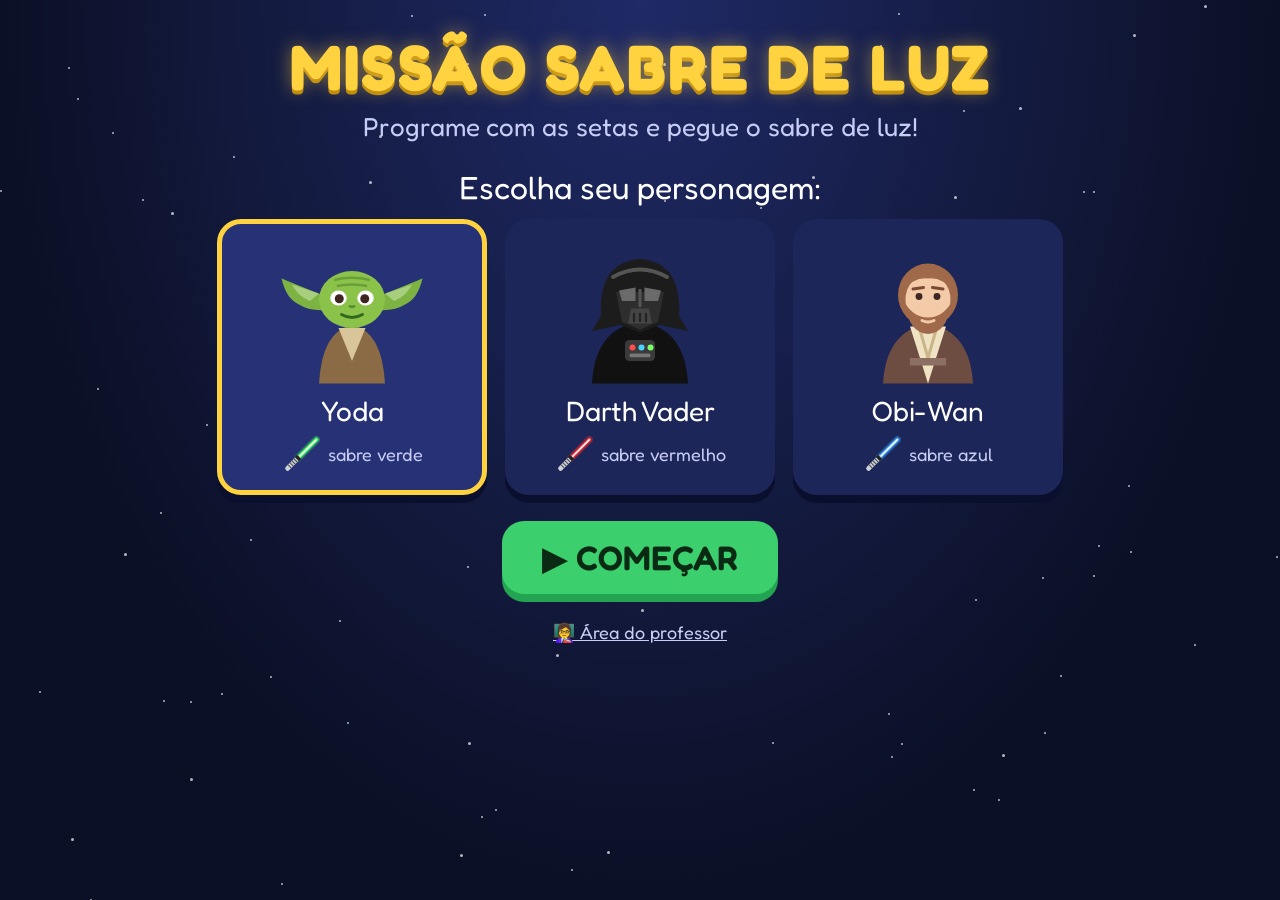
<file: star-wars/index.html>
<!doctype html>
<html lang="pt-BR">
<head>
<meta charset="utf-8">
<meta name="viewport" content="width=device-width, initial-scale=1, viewport-fit=cover">
<title>Missão Sabre de Luz</title>
<meta name="description" content="Jogo de programação com setas (estilo ScratchJr) com tema de guerra nas estrelas: ajude Yoda, Darth Vader ou Obi-Wan a pegar o sabre de luz.">
<meta name="theme-color" content="#0b1026">
<style>
@font-face { font-family: 'Fredoka'; src: url('../fonts/Fredoka.ttf') format('truetype'); font-display: swap; }
:root {
  --bg: #0b1026; --bg2: #141c44; --panel: #1d2659; --panel2: #263275;
  --text: #ffffff; --muted: #c7cdf5; --yellow: #ffd23f; --green: #3ccf6e; --green-d: #23a453;
  --blue: #3d8bfd; --blue-d: #1f63cc; --red: #ff5a5a; --orange: #ff9f1c;
  --floor: #2a3a7a; --floor2: #31438a; --wall: #8a93ad; --wall-d: #5d6684;
}
* { box-sizing: border-box; -webkit-tap-highlight-color: transparent; }
html, body { margin: 0; height: 100%; }
body {
  font-family: 'Fredoka', 'Comic Sans MS', system-ui, sans-serif; color: var(--text);
  background: var(--bg) radial-gradient(ellipse at 50% 0%, #1f2a66 0%, var(--bg) 70%) fixed;
  overflow-x: hidden; user-select: none; -webkit-user-select: none; touch-action: manipulation;
}
#stars { position: fixed; inset: 0; pointer-events: none; z-index: 0; }
#stars i { position: absolute; width: 2px; height: 2px; background: #fff; border-radius: 50%; opacity: .7; animation: twinkle 3s infinite ease-in-out; }
@keyframes twinkle { 50% { opacity: .15; } }
button { font-family: inherit; cursor: pointer; border: 0; color: inherit; }
button:focus-visible { outline: 4px solid var(--yellow); outline-offset: 3px; }
.screen { position: relative; z-index: 1; display: none; min-height: 100vh; padding: 16px; }
.screen.on { display: flex; flex-direction: column; align-items: center; }

/* ---------- Tela inicial ---------- */
.title { text-align: center; margin: 12px 0 4px; }
.title h1 { margin: 0; font-size: clamp(34px, 7vw, 64px); color: var(--yellow); letter-spacing: 2px; text-shadow: 0 0 18px rgba(255,210,63,.5), 0 4px 0 #b8860b; }
.title p { margin: 6px 0 0; font-size: clamp(18px, 3vw, 26px); color: var(--muted); }
.pick-title { font-size: clamp(22px, 4vw, 32px); margin: 22px 0 12px; text-align: center; }
.chars { display: flex; gap: 18px; flex-wrap: wrap; justify-content: center; width: 100%; max-width: 900px; }
.char-btn {
  flex: 1 1 220px; max-width: 270px; background: var(--panel); border-radius: 24px; padding: 14px 12px 16px;
  border: 5px solid transparent; box-shadow: 0 8px 0 #0a0f2e; transition: transform .15s;
  display: flex; flex-direction: column; align-items: center; gap: 6px;
}
.char-btn:hover { transform: translateY(-4px); }
.char-btn:active { transform: translateY(3px); box-shadow: 0 4px 0 #0a0f2e; }
.char-btn.sel { border-color: var(--yellow); background: var(--panel2); }
.char-btn svg { width: 150px; height: 150px; }
.char-btn .nm { font-size: 28px; }
.char-btn .sb { display: flex; align-items: center; gap: 6px; font-size: 18px; color: var(--muted); }
.char-btn .sb svg { width: 40px; height: 40px; }
.big-btn {
  font-size: clamp(24px, 4vw, 34px); padding: 16px 40px; border-radius: 22px; background: var(--green);
  box-shadow: 0 8px 0 var(--green-d); margin-top: 26px; color: #0b2a14; font-weight: 600;
}
.big-btn:active { transform: translateY(5px); box-shadow: 0 3px 0 var(--green-d); }
.small-link { margin-top: 26px; background: transparent; color: var(--muted); font-size: 18px; text-decoration: underline; }

/* ---------- Fases ---------- */
.topbar { width: 100%; max-width: 1200px; display: flex; align-items: center; gap: 12px; }
.topbar h2 { flex: 1; margin: 0; text-align: center; font-size: clamp(22px, 4vw, 34px); color: var(--yellow); }
.icon-btn {
  width: 64px; height: 64px; border-radius: 18px; background: var(--panel2); font-size: 32px;
  box-shadow: 0 5px 0 #0a0f2e; display: grid; place-items: center; flex: none;
}
.icon-btn:active { transform: translateY(3px); box-shadow: 0 2px 0 #0a0f2e; }
.levels { display: grid; grid-template-columns: repeat(5, minmax(90px, 150px)); gap: 18px; margin-top: 30px; }
@media (max-width: 620px) { .levels { grid-template-columns: repeat(3, minmax(90px, 1fr)); } }
.lvl {
  aspect-ratio: 1; border-radius: 50%; font-size: clamp(32px, 6vw, 48px); font-weight: 600;
  background: radial-gradient(circle at 35% 30%, #7fb2ff, #3d6ee0 55%, #213e94);
  box-shadow: 0 8px 0 #0a0f2e, 0 0 20px rgba(61,139,253,.4); display: flex; flex-direction: column;
  align-items: center; justify-content: center; position: relative;
}
.lvl:nth-child(3n+2) { background: radial-gradient(circle at 35% 30%, #ffc48a, #e07a3d 55%, #94431f); box-shadow: 0 8px 0 #0a0f2e, 0 0 20px rgba(224,122,61,.4); }
.lvl:nth-child(3n+3) { background: radial-gradient(circle at 35% 30%, #a8f0a0, #3daa52 55%, #1f6b2e); box-shadow: 0 8px 0 #0a0f2e, 0 0 20px rgba(61,170,82,.4); }
.lvl .st { font-size: 18px; letter-spacing: 1px; position: absolute; bottom: -30px; color: var(--yellow); }
.lvl.locked { filter: grayscale(1) brightness(.5); cursor: not-allowed; }
.lvl:not(.locked):active { transform: translateY(4px); }

/* ---------- Jogo ---------- */
#game.on { padding: 10px 12px 16px; }
.play { width: 100%; max-width: 1250px; display: flex; flex-wrap: wrap; gap: 16px; margin-top: 10px; align-items: flex-start; }
.board-wrap { flex: 1 1 420px; background: var(--panel); border-radius: 24px; padding: 14px; display: flex; flex-direction: column; align-items: center; gap: 10px; }
.mission { font-size: clamp(18px, 2.6vw, 24px); text-align: center; color: var(--muted); min-height: 1.3em; }
.mission b { color: var(--yellow); }
.board { position: relative; border-radius: 14px; overflow: hidden; box-shadow: 0 0 0 6px #0a0f2e; }
.cell { position: absolute; display: grid; place-items: center; }
.cell.floor { background: var(--floor); box-shadow: inset 0 0 0 1px #22306a; }
.cell.floor.alt { background: var(--floor2); }
.cell.wall svg, .cell.goal svg { width: 100%; height: 100%; }
.cell.goal .sab { width: 80%; height: 80%; animation: glow 1.4s infinite ease-in-out; }
@keyframes glow { 50% { transform: scale(1.12) rotate(-6deg); } }
.cell.start-mark::after { content: ''; position: absolute; inset: 22%; border-radius: 50%; border: 3px dashed rgba(255,255,255,.35); }
.foot { position: absolute; display: grid; place-items: center; pointer-events: none; animation: pop .3s backwards; }
.foot span { width: 46%; height: 46%; border-radius: 50%; background: var(--yellow); box-shadow: 0 0 14px var(--yellow); display: grid; place-items: center; }
.foot svg { width: 75%; height: 75%; }
@keyframes pop { from { transform: scale(0); } }
.hero { position: absolute; left: 0; top: 0; transition: transform .45s ease-in-out; z-index: 3; pointer-events: none; }
.hero .inner { width: 100%; height: 100%; transition: transform .2s; }
.hero .inner.flip { transform: scaleX(-1); }
.hero svg { width: 100%; height: 100%; display: block; }
.hero .held { position: absolute; right: -18%; top: 10%; width: 60%; height: 60%; display: none; }
.hero.won .held { display: block; animation: glow 1s infinite; }
.hero.bump .inner { animation: shake .4s; }
@keyframes shake { 20%,60% { transform: translateX(-8%); } 40%,80% { transform: translateX(8%); } }
.hero.won .inner { animation: jump .6s 3; }
@keyframes jump { 50% { transform: translateY(-20%); } }

.code-wrap { flex: 1 1 380px; display: flex; flex-direction: column; gap: 14px; }
.panel { background: var(--panel); border-radius: 24px; padding: 14px; }
.panel h3 { margin: 0 0 10px; font-size: 22px; color: var(--muted); font-weight: 500; }
.palette { display: grid; grid-template-columns: repeat(4, 1fr); gap: 10px; }
.blk {
  position: relative; background: var(--blue); border-radius: 14px; box-shadow: 0 6px 0 var(--blue-d);
  display: flex; flex-direction: column; align-items: center; justify-content: center; padding: 8px 4px 6px;
}
.blk svg { width: 58px; height: 58px; }
.blk small { font-size: 15px; font-weight: 600; letter-spacing: .5px; }
.palette .blk { min-height: 104px; }
.palette .blk:active { transform: translateY(4px); box-shadow: 0 2px 0 var(--blue-d); }
.palette .blk::after, .prog .blk::after, .prog .flag::after {
  content: ''; position: absolute; right: -9px; top: 50%; width: 18px; height: 18px; margin-top: -9px;
  border-radius: 50%; background: inherit; z-index: 1;
}
.prog { display: flex; flex-wrap: wrap; gap: 14px 12px; min-height: 96px; align-items: center; padding: 6px 2px; }
.prog .flag { position: relative; width: 74px; height: 80px; border-radius: 14px; background: var(--green); box-shadow: 0 6px 0 var(--green-d); display: grid; place-items: center; font-size: 38px; }
.prog .blk { width: 74px; height: 80px; padding: 4px; animation: pop .2s; }
.prog .blk svg { width: 46px; height: 46px; }
.prog .blk small { font-size: 11px; }
.prog .blk .x { position: absolute; top: -10px; left: -8px; width: 26px; height: 26px; border-radius: 50%; background: #fff; color: var(--red); font-size: 17px; line-height: 26px; text-align: center; font-weight: 700; z-index: 2; box-shadow: 0 2px 4px rgba(0,0,0,.4); }
.prog .blk.now { background: var(--yellow); box-shadow: 0 6px 0 #c99a00, 0 0 18px var(--yellow); transform: scale(1.08); }
.prog .blk.now svg path { fill: #3a2a00; }
.prog .blk.bad { background: var(--red); box-shadow: 0 6px 0 #b83232, 0 0 18px var(--red); }
.prog .empty { color: var(--muted); font-size: 19px; border: 3px dashed #4b5aa8; border-radius: 14px; padding: 18px 16px; }
.count { float: right; font-size: 18px; color: var(--muted); }
.actions { display: flex; gap: 12px; flex-wrap: wrap; }
.act { flex: 1 1 120px; font-size: 24px; padding: 16px 10px; border-radius: 18px; font-weight: 600; display: flex; align-items: center; justify-content: center; gap: 8px; }
.act:active { transform: translateY(4px); }
.act.go { flex: 2 1 220px; background: var(--green); color: #0b2a14; box-shadow: 0 6px 0 var(--green-d); font-size: 30px; }
.act.undo { background: var(--orange); color: #3a1f00; box-shadow: 0 6px 0 #c06d00; }
.act.clear { background: #ff7b7b; color: #3a0000; box-shadow: 0 6px 0 #c04545; }
.act.hint { background: var(--yellow); color: #3a2a00; box-shadow: 0 6px 0 #c99a00; }
.act:disabled { opacity: .45; cursor: default; }
.msg { min-height: 64px; display: flex; align-items: center; gap: 12px; font-size: clamp(19px, 2.5vw, 24px); background: var(--panel2); border-radius: 18px; padding: 10px 16px; }
.msg .ic { font-size: 34px; }

/* ---------- Janelas ---------- */
.modal { position: fixed; inset: 0; background: rgba(5,8,25,.82); z-index: 50; display: none; align-items: center; justify-content: center; padding: 16px; }
.modal.on { display: flex; }
.card { background: var(--panel); border-radius: 28px; padding: 24px; text-align: center; max-width: 520px; width: 100%; box-shadow: 0 0 0 5px var(--yellow), 0 20px 50px rgba(0,0,0,.6); animation: pop .35s; }
.card h2 { margin: 0 0 6px; font-size: clamp(28px, 5vw, 40px); color: var(--yellow); }
.card p { font-size: 22px; margin: 8px 0; color: var(--muted); }
.card .bigstars { font-size: 60px; letter-spacing: 6px; }
.card .bigstars .off { filter: grayscale(1) brightness(.4); }
.card .pic { width: 170px; height: 170px; margin: 0 auto; position: relative; }
.card .pic svg { width: 100%; height: 100%; }
.card .pic .held { position: absolute; right: -30px; top: 10px; width: 100px; height: 100px; }
.card .row { display: flex; gap: 12px; justify-content: center; flex-wrap: wrap; margin-top: 16px; }
.card .row button { font-size: 22px; padding: 14px 22px; border-radius: 18px; font-weight: 600; background: var(--panel2); box-shadow: 0 5px 0 #0a0f2e; }
.card .row button.main { background: var(--green); color: #0b2a14; box-shadow: 0 5px 0 var(--green-d); font-size: 26px; }
.card input { font-family: inherit; font-size: 28px; width: 140px; text-align: center; padding: 8px; border-radius: 12px; border: 3px solid var(--blue); }
.confetti { position: fixed; top: -40px; z-index: 60; font-size: 30px; pointer-events: none; animation: fall linear forwards; }
@keyframes fall { to { transform: translateY(110vh) rotate(540deg); } }
@media (prefers-reduced-motion: reduce) {
  *, *::before, *::after { animation: none !important; transition-duration: .01ms !important; }
}
</style>
</head>
<body>
<div id="stars"></div>

<!-- Tela 1: escolher personagem -->
<section class="screen on" id="home">
  <div class="title">
    <h1>MISSÃO SABRE DE LUZ</h1>
    <p>Programe com as setas e pegue o sabre de luz!</p>
  </div>
  <div class="pick-title">Escolha seu personagem:</div>
  <div class="chars" id="chars"></div>
  <button class="big-btn" id="btnStart">▶ COMEÇAR</button>
  <button class="small-link" id="btnTeacher">👩‍🏫 Área do professor</button>
</section>

<!-- Tela 2: escolher fase -->
<section class="screen" id="map">
  <div class="topbar">
    <button class="icon-btn" id="mapBack" aria-label="Voltar">🏠</button>
    <h2>Escolha a fase</h2>
    <div class="icon-btn" id="mapHero" aria-hidden="true"></div>
  </div>
  <div class="levels" id="levels"></div>
</section>

<!-- Tela 3: jogo -->
<section class="screen" id="game">
  <div class="topbar">
    <button class="icon-btn" id="gameBack" aria-label="Voltar para as fases">⬅</button>
    <h2 id="lvlTitle">Fase 1</h2>
    <button class="icon-btn" id="btnVoice" aria-label="Ligar ou desligar a voz">🔊</button>
  </div>
  <div class="play">
    <div class="board-wrap">
      <div class="mission" id="mission"></div>
      <div class="board" id="board"></div>
    </div>
    <div class="code-wrap">
      <div class="panel">
        <h3>1. Toque nas setas</h3>
        <div class="palette" id="palette"></div>
      </div>
      <div class="panel">
        <h3>2. Seu programa <span class="count" id="count"></span></h3>
        <div class="prog" id="prog"></div>
      </div>
      <div class="actions">
        <button class="act go" id="btnGo">▶ JOGAR</button>
        <button class="act undo" id="btnUndo" aria-label="Apagar a última seta">⌫ Voltar</button>
        <button class="act clear" id="btnClear" aria-label="Apagar tudo">🗑 Limpar</button>
        <button class="act hint" id="btnHint">💡 Dica</button>
      </div>
      <div class="msg" id="msg"><span class="ic">🙂</span><span id="msgText"></span></div>
    </div>
  </div>
</section>

<!-- Janela: venceu -->
<div class="modal" id="winModal">
  <div class="card">
    <h2 id="winTitle">Muito bem!</h2>
    <div class="pic" id="winPic"></div>
    <div class="bigstars" id="winStars"></div>
    <p id="winText"></p>
    <div class="row">
      <button id="winAgain">↻ De novo</button>
      <button id="winMap">🗺 Fases</button>
      <button class="main" id="winNext">Próxima ▶</button>
    </div>
  </div>
</div>

<!-- Janela: professor -->
<div class="modal" id="teacherModal">
  <div class="card">
    <h2>Área do professor</h2>
    <div id="tStep1">
      <p>Para entrar, responda: <b id="tQ"></b></p>
      <input id="tAns" inputmode="numeric" autocomplete="off" aria-label="Resposta">
      <div class="row">
        <button id="tCancel">Cancelar</button>
        <button class="main" id="tOk">Entrar</button>
      </div>
    </div>
    <div id="tStep2" hidden>
      <p>O progresso fica salvo neste aparelho.</p>
      <div class="row">
        <button id="tUnlock">🔓 Liberar todas as fases</button>
        <button id="tReset">🧹 Zerar progresso</button>
        <button class="main" id="tClose">Fechar</button>
      </div>
      <p id="tInfo"></p>
    </div>
  </div>
</div>

<script>
'use strict';

/* =========================================================
   DESENHOS (SVG feitos à mão, simples e originais)
   ========================================================= */
const ART = {
  yoda: `<svg viewBox="0 0 100 100" aria-hidden="true">
    <path d="M28 97 Q30 62 50 58 Q70 62 72 97 Z" fill="#8b6b45"/>
    <path d="M41 60 L50 82 L59 60 Z" fill="#d8c59a"/>
    <path d="M30 38 L3 27 Q6 40 14 44 Q22 49 33 48 Z" fill="#7cb342"/>
    <path d="M70 38 L97 27 Q94 40 86 44 Q78 49 67 48 Z" fill="#7cb342"/>
    <path d="M28 37 L10 31 Q14 39 22 42 Z" fill="#c5e1a5" opacity=".6"/>
    <path d="M72 37 L90 31 Q86 39 78 42 Z" fill="#c5e1a5" opacity=".6"/>
    <ellipse cx="50" cy="41" rx="22" ry="19" fill="#8bc34a"/>
    <path d="M38 28 Q50 25 62 28 M40 32 Q50 30 60 32" stroke="#689f38" stroke-width="1.6" fill="none"/>
    <ellipse cx="41" cy="40" rx="5.5" ry="5" fill="#fff"/><circle cx="41.5" cy="40.5" r="3" fill="#3e2723"/>
    <ellipse cx="59" cy="40" rx="5.5" ry="5" fill="#fff"/><circle cx="58.5" cy="40.5" r="3" fill="#3e2723"/>
    <path d="M48 45 Q50 47 52 45" stroke="#558b2f" stroke-width="1.6" fill="none"/>
    <path d="M43 51 Q50 55 57 51" stroke="#33691e" stroke-width="2" fill="none" stroke-linecap="round"/>
  </svg>`,
  vader: `<svg viewBox="0 0 100 100" aria-hidden="true">
    <path d="M18 97 Q20 60 50 56 Q80 60 82 97 Z" fill="#111"/>
    <rect x="40" y="68" width="20" height="14" rx="3" fill="#3a3a3a"/>
    <circle cx="45" cy="73" r="2" fill="#ff4d4d"/><circle cx="51" cy="73" r="2" fill="#4dd2ff"/><circle cx="57" cy="73" r="2" fill="#7dff6b"/>
    <rect x="43" y="77" width="14" height="2.5" rx="1" fill="#777"/>
    <path d="M24 52 Q22 16 50 14 Q78 16 76 52 L82 62 L63 58 L50 63 L37 58 L18 62 Z" fill="#1c1c1c"/>
    <path d="M32 26 Q50 16 68 26" stroke="#555" stroke-width="2.5" fill="none" stroke-linecap="round"/>
    <path d="M34 36 L66 36 L62 56 L50 61 L38 56 Z" fill="#2e2e2e"/>
    <path d="M36 35 L47 33 L47 42 L38 42 Z" fill="#6b6b6b"/>
    <path d="M64 35 L53 33 L53 42 L62 42 Z" fill="#6b6b6b"/>
    <path d="M50 34 L50 46" stroke="#555" stroke-width="2"/>
    <path d="M44 47 L56 47 L58 57 L42 57 Z" fill="#444"/>
    <path d="M46 50 L46 56 M50 50 L50 56 M54 50 L54 56" stroke="#222" stroke-width="1.4"/>
  </svg>`,
  obiwan: `<svg viewBox="0 0 100 100" aria-hidden="true">
    <path d="M20 97 Q22 62 50 57 Q78 62 80 97 Z" fill="#6d4c41"/>
    <path d="M38 59 L50 97 L62 59 Z" fill="#efe3c3"/>
    <path d="M44 59 L50 80 L56 59" fill="none" stroke="#c9b68a" stroke-width="2"/>
    <rect x="38" y="80" width="24" height="5" fill="#8d6e63"/>
    <ellipse cx="50" cy="38" rx="20" ry="21" fill="#a0694a"/>
    <ellipse cx="50" cy="41" rx="15" ry="17" fill="#f3cba8"/>
    <path d="M33 36 Q34 18 50 18 Q66 18 67 36 Q60 26 50 27 Q40 26 33 36 Z" fill="#a0694a"/>
    <path d="M35 44 Q37 63 50 64 Q63 63 65 44 Q59 53 50 53 Q41 53 35 44 Z" fill="#a0694a"/>
    <circle cx="44" cy="39" r="2.3" fill="#3e2723"/><circle cx="56" cy="39" r="2.3" fill="#3e2723"/>
    <path d="M40 34 L47 33 M53 33 L60 34" stroke="#7b4a32" stroke-width="2" stroke-linecap="round"/>
    <path d="M46 55 Q50 57 54 55" stroke="#f3cba8" stroke-width="2" fill="none" stroke-linecap="round"/>
  </svg>`,
  wall: `<svg viewBox="0 0 100 100" aria-hidden="true" preserveAspectRatio="none">
    <rect width="100" height="100" fill="#6e7792"/>
    <rect x="5" y="5" width="90" height="90" rx="6" fill="#8a93ad"/>
    <rect x="5" y="5" width="90" height="12" rx="6" fill="#a7b0c8"/>
    <rect x="18" y="32" width="64" height="10" rx="4" fill="#5d6684"/>
    <rect x="18" y="52" width="64" height="10" rx="4" fill="#5d6684"/>
    <circle cx="14" cy="86" r="4" fill="#5d6684"/><circle cx="86" cy="86" r="4" fill="#5d6684"/>
    <circle cx="14" cy="26" r="4" fill="#5d6684"/><circle cx="86" cy="26" r="4" fill="#5d6684"/>
  </svg>`
};
function saberSVG(color) {
  return `<svg viewBox="0 0 100 100" aria-hidden="true">
    <line x1="40" y1="60" x2="86" y2="14" stroke="${color}" stroke-width="18" stroke-linecap="round" opacity=".35"/>
    <line x1="40" y1="60" x2="86" y2="14" stroke="${color}" stroke-width="10" stroke-linecap="round"/>
    <line x1="40" y1="60" x2="86" y2="14" stroke="#fff" stroke-width="4" stroke-linecap="round"/>
    <line x1="14" y1="86" x2="40" y2="60" stroke="#cfd4dc" stroke-width="12" stroke-linecap="round"/>
    <line x1="18" y1="82" x2="36" y2="64" stroke="#555" stroke-width="12" stroke-dasharray="3 4"/>
    <line x1="37" y1="63" x2="43" y2="57" stroke="#222" stroke-width="15"/>
  </svg>`;
}
function arrowSVG(rot, color) {
  return `<svg viewBox="0 0 100 100" aria-hidden="true"><g transform="rotate(${rot} 50 50)">
    <path d="M12 40 H54 V20 L90 50 L54 80 V60 H12 Z" fill="${color || '#fff'}" stroke="rgba(0,0,0,.15)" stroke-width="3" stroke-linejoin="round"/>
  </g></svg>`;
}

const CHARS = {
  yoda:   { name: 'Yoda',        saber: '#3dff5a', saberName: 'verde' },
  vader:  { name: 'Darth Vader', saber: '#ff2e2e', saberName: 'vermelho' },
  obiwan: { name: 'Obi-Wan',     saber: '#3da5ff', saberName: 'azul' }
};

const DIRS = {
  up:    { dx: 0,  dy: -1, label: 'CIMA',     say: 'para cima',     rot: -90 },
  down:  { dx: 0,  dy: 1,  label: 'BAIXO',    say: 'para baixo',    rot: 90 },
  left:  { dx: -1, dy: 0,  label: 'ESQUERDA', say: 'para a esquerda', rot: 180 },
  right: { dx: 1,  dy: 0,  label: 'DIREITA',  say: 'para a direita',  rot: 0 }
};

/* =========================================================
   FASES  —  S = personagem, L = sabre de luz, # = parede, . = caminho
   ========================================================= */
const LEVELS = [
  { name: 'Primeiro passo',      map: ['S.L'] },
  { name: 'Descendo',            map: ['S', '.', 'L'] },
  { name: 'Virando a esquina',   map: ['S..', '##.', '##L'] },
  { name: 'Subindo',             map: ['##L', '##.', 'S..'] },
  { name: 'Para a esquerda',     map: ['L###', '.###', '...S'] },
  { name: 'Escada espacial',     map: ['S.##', '#..#', '##..', '###L'] },
  { name: 'Dois caminhos',       map: ['S...#', '#.#.#', '#.#..', '###.L'] },
  { name: 'Volta grande',        map: ['S.###', '#.###', '#...#', '###.#', 'L...#'] },
  { name: 'Sobe e desce',        map: ['S.#L.', '#.#.#', '#...#'] },
  { name: 'Grande missão',       map: ['S...#', '###.#', 'L#..#', '.#.##', '...##'] }
];
const MAX_BLOCKS = 20;

function parseLevel(lv) {
  const rows = lv.map.length, cols = lv.map[0].length;
  const walls = new Set(); let start, goal;
  lv.map.forEach((row, y) => [...row].forEach((ch, x) => {
    if (ch === '#') walls.add(x + ',' + y);
    if (ch === 'S') start = { x, y };
    if (ch === 'L') goal = { x, y };
  }));
  return { rows, cols, walls, start, goal };
}
function isFree(L, x, y) { return x >= 0 && y >= 0 && x < L.cols && y < L.rows && !L.walls.has(x + ',' + y); }
function shortestPath(L) {
  const key = (p) => p.x + ',' + p.y, prev = { [key(L.start)]: null }, q = [L.start];
  while (q.length) {
    const p = q.shift();
    if (p.x === L.goal.x && p.y === L.goal.y) break;
    for (const d of Object.keys(DIRS)) {
      const n = { x: p.x + DIRS[d].dx, y: p.y + DIRS[d].dy };
      if (isFree(L, n.x, n.y) && !(key(n) in prev)) { prev[key(n)] = { p, d }; q.push(n); }
    }
  }
  const out = []; let k = key(L.goal);
  while (prev[k]) { out.unshift({ x: +k.split(',')[0], y: +k.split(',')[1], d: prev[k].d }); k = key(prev[k].p); }
  return out;
}

/* =========================================================
   PROGRESSO (salvo no navegador)
   ========================================================= */
const SAVE_KEY = 'missao-sabre-de-luz-v1';
let save = { char: 'yoda', stars: Array(LEVELS.length).fill(0), unlockAll: false };
try { const s = JSON.parse(localStorage.getItem(SAVE_KEY)); if (s && Array.isArray(s.stars)) save = Object.assign(save, s); } catch (e) {}
function persist() { try { localStorage.setItem(SAVE_KEY, JSON.stringify(save)); } catch (e) {} }
function unlocked(i) { return save.unlockAll || i === 0 || save.stars[i - 1] > 0 || save.stars[i] > 0; }

/* =========================================================
   SOM E VOZ
   ========================================================= */
let voiceOn = true;
try { voiceOn = localStorage.getItem(SAVE_KEY + '-voz') !== 'off'; } catch (e) {}
function say(text) {
  if (!voiceOn || !('speechSynthesis' in window)) return;
  try {
    speechSynthesis.cancel();
    const u = new SpeechSynthesisUtterance(text);
    u.lang = 'pt-BR'; u.rate = 0.9; u.pitch = 1.05;
    const v = speechSynthesis.getVoices().find((v) => /^pt/i.test(v.lang));
    if (v) u.voice = v;
    speechSynthesis.speak(u);
  } catch (e) {}
}
let actx = null;
function tone(freq, dur = 0.12, type = 'sine', when = 0, vol = 0.18) {
  try {
    actx = actx || new (window.AudioContext || window.webkitAudioContext)();
    const o = actx.createOscillator(), g = actx.createGain(), t = actx.currentTime + when;
    o.type = type; o.frequency.setValueAtTime(freq, t);
    g.gain.setValueAtTime(vol, t); g.gain.exponentialRampToValueAtTime(0.001, t + dur);
    o.connect(g).connect(actx.destination); o.start(t); o.stop(t + dur + 0.02);
  } catch (e) {}
}
const sfx = {
  add: () => tone(660, 0.08, 'triangle'),
  remove: () => tone(330, 0.1, 'triangle'),
  step: () => tone(520, 0.08, 'square', 0, 0.06),
  bump: () => { tone(140, 0.25, 'sawtooth', 0, 0.15); },
  win: () => [523, 659, 784, 1046].forEach((f, i) => tone(f, 0.22, 'triangle', i * 0.13)),
  saber: () => { tone(110, 0.5, 'sawtooth', 0, 0.08); tone(220, 0.5, 'sine', 0.05, 0.1); }
};

/* =========================================================
   TELAS
   ========================================================= */
const $ = (id) => document.getElementById(id);
function show(id) { document.querySelectorAll('.screen').forEach((s) => s.classList.toggle('on', s.id === id)); window.scrollTo(0, 0); }

// estrelas do fundo
(function () {
  const box = $('stars');
  for (let i = 0; i < 90; i++) {
    const s = document.createElement('i');
    s.style.left = Math.random() * 100 + '%'; s.style.top = Math.random() * 100 + '%';
    s.style.animationDelay = (Math.random() * 3) + 's';
    if (Math.random() < .2) { s.style.width = s.style.height = '3px'; }
    box.appendChild(s);
  }
})();

// --- Tela inicial ---
function renderChars() {
  const box = $('chars'); box.innerHTML = '';
  for (const [id, c] of Object.entries(CHARS)) {
    const b = document.createElement('button');
    b.className = 'char-btn' + (save.char === id ? ' sel' : '');
    b.setAttribute('aria-pressed', save.char === id);
    b.innerHTML = `${ART[id]}<span class="nm">${c.name}</span><span class="sb">${saberSVG(c.saber)} sabre ${c.saberName}</span>`;
    b.onclick = () => { save.char = id; persist(); renderChars(); sfx.saber(); say(c.name); };
    box.appendChild(b);
  }
}
$('btnStart').onclick = () => { renderMap(); show('map'); say('Escolha a fase'); };

// --- Mapa de fases ---
function starsText(n) { return '★'.repeat(n) + '☆'.repeat(3 - n); }
function renderMap() {
  $('mapHero').innerHTML = ART[save.char];
  const box = $('levels'); box.innerHTML = '';
  LEVELS.forEach((lv, i) => {
    const b = document.createElement('button');
    const ok = unlocked(i);
    b.className = 'lvl' + (ok ? '' : ' locked');
    b.innerHTML = ok ? `${i + 1}<span class="st">${save.stars[i] ? starsText(save.stars[i]) : ''}</span>` : '🔒';
    b.setAttribute('aria-label', ok ? `Fase ${i + 1}` : `Fase ${i + 1} trancada`);
    b.onclick = () => { if (ok) startLevel(i); else { sfx.bump(); say('Termine a fase anterior primeiro'); } };
    box.appendChild(b);
  });
}
$('mapBack').onclick = () => { renderChars(); show('home'); };

/* =========================================================
   JOGO
   ========================================================= */
let cur = 0, L = null, program = [], running = false, pos = null, cell = 80;
let fails = 0, usedHint = false, hintTimer = null;

function startLevel(i) {
  cur = i; L = parseLevel(LEVELS[i]); program = []; running = false; pos = null;
  fails = 0; usedHint = false;
  const c = CHARS[save.char];
  $('lvlTitle').textContent = `Fase ${i + 1} de ${LEVELS.length} · ${LEVELS[i].name}`;
  $('mission').innerHTML = `Ajude <b>${c.name}</b> a pegar o <b>sabre de luz ${c.saberName}</b>!`;
  show('game');
  renderPalette(); buildBoard(); renderProgram();
  setMsg('👉', 'Toque nas setas para montar o caminho. Depois aperte JOGAR.');
  say(`Fase ${i + 1}. Ajude ${c.name} a pegar o sabre de luz. Toque nas setas e depois aperte jogar.`);
}

function renderPalette() {
  const box = $('palette'); box.innerHTML = '';
  for (const d of ['left', 'up', 'down', 'right']) {
    const b = document.createElement('button');
    b.className = 'blk';
    b.innerHTML = arrowSVG(DIRS[d].rot) + `<small>${DIRS[d].label}</small>`;
    b.setAttribute('aria-label', 'Seta ' + DIRS[d].say);
    b.onclick = () => addBlock(d);
    box.appendChild(b);
  }
}

function buildBoard() {
  const board = $('board'); board.innerHTML = '';
  const wrap = board.parentElement;
  const wide = window.innerWidth > 900;
  const maxW = Math.max(160, wrap.clientWidth - 28);
  const maxH = Math.max(200, wide ? window.innerHeight - 190 : window.innerHeight * 0.5);
  cell = Math.floor(Math.min(maxW / L.cols, maxH / L.rows, 120));
  board.style.width = cell * L.cols + 'px'; board.style.height = cell * L.rows + 'px';
  for (let y = 0; y < L.rows; y++) for (let x = 0; x < L.cols; x++) {
    const d = document.createElement('div');
    const wall = L.walls.has(x + ',' + y);
    d.className = 'cell ' + (wall ? 'wall' : 'floor' + ((x + y) % 2 ? ' alt' : ''));
    if (!wall && x === L.start.x && y === L.start.y) d.classList.add('start-mark');
    Object.assign(d.style, { left: x * cell + 'px', top: y * cell + 'px', width: cell + 'px', height: cell + 'px' });
    if (wall) d.innerHTML = ART.wall;
    if (x === L.goal.x && y === L.goal.y) { d.classList.add('goal'); d.innerHTML = `<div class="sab">${saberSVG(CHARS[save.char].saber)}</div>`; d.id = 'goalCell'; }
    board.appendChild(d);
  }
  const h = document.createElement('div');
  h.className = 'hero'; h.id = 'hero';
  h.style.width = h.style.height = cell + 'px';
  h.innerHTML = `<div class="inner">${ART[save.char]}</div><div class="held">${saberSVG(CHARS[save.char].saber)}</div>`;
  board.appendChild(h);
  placeHero(pos && !running ? pos : L.start, true);
  if (!pos) pos = { ...L.start };
}
function placeHero(p, instant) {
  const h = $('hero'); if (!h) return;
  if (instant) h.style.transition = 'none';
  h.style.transform = `translate(${p.x * cell}px, ${p.y * cell}px)`;
  if (instant) { h.offsetHeight; h.style.transition = ''; }
}
function resetHero() {
  pos = { ...L.start }; placeHero(pos, true);
  const h = $('hero'); h.classList.remove('won', 'bump'); h.querySelector('.inner').classList.remove('flip');
  const g = $('goalCell'); if (g) g.style.visibility = '';
  document.querySelectorAll('.prog .blk').forEach((b) => b.classList.remove('now', 'bad'));
}

function renderProgram() {
  const box = $('prog'); box.innerHTML = '<div class="flag" aria-label="Começo do programa">🚩</div>';
  if (!program.length) {
    const e = document.createElement('div'); e.className = 'empty'; e.textContent = 'Toque nas setas ↑';
    box.appendChild(e);
  }
  program.forEach((d, i) => {
    const b = document.createElement('button');
    b.className = 'blk';
    b.innerHTML = arrowSVG(DIRS[d].rot) + `<small>${DIRS[d].label}</small><span class="x">✕</span>`;
    b.setAttribute('aria-label', `Passo ${i + 1}: ${DIRS[d].say}. Toque para tirar.`);
    b.onclick = () => removeBlock(i);
    box.appendChild(b);
  });
  $('count').textContent = program.length ? `${program.length} ${program.length === 1 ? 'passo' : 'passos'}` : '';
  $('btnGo').disabled = running || !program.length;
  $('btnUndo').disabled = running || !program.length;
  $('btnClear').disabled = running || !program.length;
  $('btnHint').disabled = running;
}

function addBlock(d) {
  if (running) return;
  if (program.length >= MAX_BLOCKS) { setMsg('✋', 'Já tem muitas setas! Aperte JOGAR.'); say('Já tem muitas setas. Aperte jogar.'); return; }
  program.push(d); sfx.add(); say(DIRS[d].say.replace('para a ', '').replace('para ', ''));
  resetHero(); renderProgram();
  setMsg('👍', 'Muito bem! Quando terminar, aperte ▶ JOGAR.');
}
function removeBlock(i) {
  if (running) return;
  program.splice(i, 1); sfx.remove(); resetHero(); renderProgram();
}
$('btnUndo').onclick = () => { if (program.length) removeBlock(program.length - 1); };
$('btnClear').onclick = () => { if (running) return; program = []; sfx.remove(); resetHero(); renderProgram(); setMsg('👉', 'Programa limpo. Comece de novo!'); say('Vamos começar de novo'); };

function setMsg(icon, text) { $('msg').querySelector('.ic').textContent = icon; $('msgText').textContent = text; }
const sleep = (ms) => new Promise((r) => setTimeout(r, ms));

async function run() {
  if (running || !program.length) return;
  running = true; resetHero(); renderProgram(); clearHint();
  setMsg('🚀', 'Olha o seu programa funcionando...');
  const hero = $('hero'), blocks = document.querySelectorAll('.prog .blk');
  await sleep(300);
  for (let i = 0; i < program.length; i++) {
    const D = DIRS[program[i]];
    blocks.forEach((b) => b.classList.remove('now'));
    blocks[i].classList.add('now');
    if (D.dx) hero.querySelector('.inner').classList.toggle('flip', D.dx < 0);
    const nx = pos.x + D.dx, ny = pos.y + D.dy;
    if (!isFree(L, nx, ny)) {
      // bateu na parede
      hero.style.transform = `translate(${(pos.x + D.dx * 0.25) * cell}px, ${(pos.y + D.dy * 0.25) * cell}px)`;
      await sleep(220); placeHero(pos);
      hero.classList.add('bump'); sfx.bump();
      blocks[i].classList.remove('now'); blocks[i].classList.add('bad');
      fails++;
      setMsg('🧱', `Opa! Tem uma parede. Troque a seta vermelha (passo ${i + 1}).`);
      say('Opa! Tem uma parede. Troque a seta vermelha.');
      await sleep(500); hero.classList.remove('bump');
      running = false; renderProgram(); keepMarks(i, 'bad');
      return;
    }
    pos = { x: nx, y: ny }; placeHero(pos); sfx.step();
    await sleep(560);
    if (pos.x === L.goal.x && pos.y === L.goal.y) { await win(); return; }
  }
  blocks.forEach((b) => b.classList.remove('now'));
  fails++;
  running = false; renderProgram();
  setMsg('🤏', 'Quase! O sabre ainda está longe. Coloque mais setas.');
  say('Quase! O sabre ainda está longe. Coloque mais setas.');
}
function keepMarks(i, cls) { const b = document.querySelectorAll('.prog .blk')[i]; if (b) b.classList.add(cls); }
$('btnGo').onclick = run;

async function win() {
  const hero = $('hero'), c = CHARS[save.char];
  $('goalCell').style.visibility = 'hidden';
  hero.classList.add('won'); sfx.saber();
  document.querySelectorAll('.prog .blk').forEach((b) => b.classList.remove('now'));
  const stars = (fails === 0 && !usedHint) ? 3 : 2;
  save.stars[cur] = Math.max(save.stars[cur], stars); persist();
  setMsg('🎉', `Você conseguiu! ${c.name} pegou o sabre de luz!`);
  await sleep(700); sfx.win(); confetti();
  running = false; renderProgram();
  const last = cur === LEVELS.length - 1;
  $('winTitle').textContent = last ? 'Você completou todas as missões!' : 'Muito bem!';
  $('winPic').innerHTML = ART[save.char] + `<div class="held">${saberSVG(c.saber)}</div>`;
  $('winStars').innerHTML = [1, 2, 3].map((n) => `<span class="${n <= stars ? '' : 'off'}">⭐</span>`).join('');
  $('winText').textContent = last
    ? `Parabéns! Você é um mestre da programação! ${c.name} está muito feliz.`
    : `${c.name} pegou o sabre de luz ${c.saberName}!`;
  $('winNext').textContent = last ? '🏠 Início' : 'Próxima ▶';
  $('winModal').classList.add('on');
  say(last ? `Parabéns! Você completou todas as missões! Você é um mestre da programação!` : `Muito bem! ${c.name} pegou o sabre de luz!`);
}
function confetti() {
  if (window.matchMedia('(prefers-reduced-motion: reduce)').matches) return;
  const icons = ['⭐', '✨', '🌟', '💫'];
  for (let i = 0; i < 28; i++) {
    const s = document.createElement('div'); s.className = 'confetti';
    s.textContent = icons[i % icons.length];
    s.style.left = Math.random() * 100 + 'vw';
    s.style.animationDuration = (1.8 + Math.random() * 1.8) + 's';
    s.style.animationDelay = (Math.random() * .6) + 's';
    document.body.appendChild(s); setTimeout(() => s.remove(), 4500);
  }
}
$('winAgain').onclick = () => { $('winModal').classList.remove('on'); startLevel(cur); };
$('winMap').onclick = () => { $('winModal').classList.remove('on'); renderMap(); show('map'); };
$('winNext').onclick = () => {
  $('winModal').classList.remove('on');
  if (cur < LEVELS.length - 1) startLevel(cur + 1); else { renderChars(); show('home'); }
};

// --- Dica: mostra as pegadas do caminho por alguns segundos ---
function clearHint() { clearTimeout(hintTimer); document.querySelectorAll('.foot').forEach((f) => f.remove()); }
$('btnHint').onclick = () => {
  if (running) return;
  clearHint(); resetHero(); usedHint = true;
  const path = shortestPath(L), board = $('board');
  path.forEach((p, i) => {
    if (p.x === L.goal.x && p.y === L.goal.y) return;
    const f = document.createElement('div'); f.className = 'foot';
    Object.assign(f.style, { left: p.x * cell + 'px', top: p.y * cell + 'px', width: cell + 'px', height: cell + 'px', animationDelay: (i * 0.18) + 's' });
    f.innerHTML = `<span>${arrowSVG(DIRS[p.d].rot, '#3a2a00')}</span>`;
    board.appendChild(f);
  });
  // seta do primeiro passo também
  setMsg('💡', `Siga as bolinhas amarelas! São ${path.length} passos.`);
  say(`Siga as bolinhas amarelas. São ${path.length} passos.`);
  hintTimer = setTimeout(clearHint, 6000);
};

$('gameBack').onclick = () => { running = false; clearHint(); renderMap(); show('map'); };
function paintVoice() { $('btnVoice').textContent = voiceOn ? '🔊' : '🔇'; }
$('btnVoice').onclick = () => {
  voiceOn = !voiceOn; paintVoice();
  try { localStorage.setItem(SAVE_KEY + '-voz', voiceOn ? 'on' : 'off'); } catch (e) {}
  if (!voiceOn && 'speechSynthesis' in window) speechSynthesis.cancel(); else say('Voz ligada');
};
paintVoice();

// Teclado: setas montam o programa, Enter/Espaço joga, Backspace apaga
document.addEventListener('keydown', (e) => {
  if (!$('game').classList.contains('on') || $('winModal').classList.contains('on')) return;
  const map = { ArrowUp: 'up', ArrowDown: 'down', ArrowLeft: 'left', ArrowRight: 'right' };
  if (map[e.key]) { e.preventDefault(); addBlock(map[e.key]); }
  else if (e.key === 'Enter' || e.key === ' ') { if (document.activeElement && document.activeElement.tagName === 'BUTTON' && e.key === ' ') return; e.preventDefault(); run(); }
  else if (e.key === 'Backspace') { e.preventDefault(); $('btnUndo').onclick(); }
});

let rz;
window.addEventListener('resize', () => {
  clearTimeout(rz);
  rz = setTimeout(() => { if ($('game').classList.contains('on') && !running) { clearHint(); buildBoard(); placeHero(pos, true); } }, 150);
});

/* =========================================================
   ÁREA DO PROFESSOR
   ========================================================= */
let tAnswer = 0;
$('btnTeacher').onclick = () => {
  const a = 6 + Math.floor(Math.random() * 4), b = 6 + Math.floor(Math.random() * 4);
  tAnswer = a * b; $('tQ').textContent = `${a} × ${b} = ?`; $('tAns').value = '';
  $('tStep1').hidden = false; $('tStep2').hidden = true; $('tInfo').textContent = '';
  $('teacherModal').classList.add('on'); setTimeout(() => $('tAns').focus(), 50);
};
$('tCancel').onclick = $('tClose').onclick = () => $('teacherModal').classList.remove('on');
$('tOk').onclick = () => {
  if (parseInt($('tAns').value, 10) === tAnswer) { $('tStep1').hidden = true; $('tStep2').hidden = false; }
  else { $('tAns').value = ''; $('tAns').placeholder = 'Tente de novo'; }
};
$('tAns').addEventListener('keydown', (e) => { if (e.key === 'Enter') $('tOk').onclick(); });
$('tUnlock').onclick = () => { save.unlockAll = true; persist(); $('tInfo').textContent = '✅ Todas as fases foram liberadas.'; };
$('tReset').onclick = () => { save.stars = Array(LEVELS.length).fill(0); save.unlockAll = false; persist(); $('tInfo').textContent = '✅ Progresso zerado.'; };

renderChars();
</script>
</body>
</html>
</file>
<file: css/style.css>
@font-face {
  font-family: 'Fredoka';
  src: url('../fonts/Fredoka.ttf') format('truetype');
  font-weight: 300 700;
  font-display: swap;
}

:root {
  --bg: #EAF6FF;
  --bg2: #FFF6E8;
  --ink: #2B3A55;
  --ink-soft: #5F6F8C;
  --panel: #FFFFFF;
  --line: #D6E4F2;
  --green: #4CC36B;
  --green-d: #2E9A4C;
  --blue: #5AA9F0;
  --blue-d: #2F7FC8;
  --orange: #FF9A4D;
  --orange-d: #D9701F;
  --purple: #9B6BDB;
  --pink: #F57EB6;
  --yellow: #FFCC4D;
  --red: #F05A5A;
  --radius: 22px;
  --shadow: 0 6px 0 rgba(43, 58, 85, .12);
  --block-font: 14px;
}

* { box-sizing: border-box; }
html, body { height: 100%; margin: 0; }
body {
  font-family: 'Fredoka', 'Arial Rounded MT Bold', 'Trebuchet MS', sans-serif;
  color: var(--ink);
  background: linear-gradient(180deg, var(--bg) 0%, var(--bg2) 100%);
  overflow: hidden;
  -webkit-user-select: none; user-select: none;
  -webkit-tap-highlight-color: transparent;
  touch-action: manipulation;
}
button { font-family: inherit; }

/* ---------- Telas ---------- */
.screen { position: fixed; inset: 0; display: none; flex-direction: column; overflow: auto; }
.screen.active { display: flex; animation: fadeIn .25s ease; }
@keyframes fadeIn { from { opacity: 0; } to { opacity: 1; } }
.center { display: flex; justify-content: center; padding: 10px 16px 24px; }

/* ---------- Botões ---------- */
.btn {
  border: none; cursor: pointer; font-weight: 700; letter-spacing: .5px;
  border-radius: 999px; color: #fff; box-shadow: 0 5px 0 rgba(0, 0, 0, .18);
  transition: transform .08s, box-shadow .08s, filter .15s;
}
.btn:active { transform: translateY(4px); box-shadow: 0 1px 0 rgba(0, 0, 0, .18); }
.btn:hover { filter: brightness(1.06); }
.btn:disabled { filter: grayscale(.7) opacity(.6); cursor: default; }
.btn-big { font-size: 24px; padding: 16px 30px; min-height: 64px; }
.btn-mid { font-size: 18px; padding: 12px 20px; min-height: 52px; }
.btn-small { font-size: 16px; padding: 10px 16px; min-height: 46px; }
.btn-green { background: var(--green); }
.btn-blue { background: var(--blue); }
.btn-orange { background: var(--orange); }
.btn-white { background: #fff; color: var(--ink); }
.btn-icon {
  width: 52px; height: 52px; border-radius: 50%; border: none; background: #fff;
  font-size: 24px; cursor: pointer; box-shadow: 0 4px 0 rgba(0, 0, 0, .12);
}
.btn-icon:active { transform: translateY(3px); box-shadow: 0 1px 0 rgba(0, 0, 0, .12); }
.sound-toggle { position: absolute; top: 16px; right: 16px; }
.btn-red { background: var(--red); }
.teacher-btn { position: absolute; top: 18px; left: 16px; font-size: 14px; min-height: 40px; padding: 8px 14px; opacity: .85; }

/* ---------- Área do professor ---------- */
.modal-card.teacher-card h2 { color: var(--blue-d); font-size: 28px; }
.teacher-text { font-size: 17px; line-height: 1.45; margin: 10px 0 16px; }
.teacher-text small { color: var(--ink-soft); }
.teacher-label { display: block; font-size: 18px; font-weight: 600; margin-bottom: 8px; }
.teacher-input { font: inherit; font-size: 24px; width: 120px; text-align: center; padding: 8px; border: 3px solid var(--line); border-radius: 14px; color: var(--ink); }
.teacher-input:focus { outline: none; border-color: var(--blue); }
.teacher-options { display: flex; flex-direction: column; gap: 12px; margin: 4px 0 6px; text-align: left; }
.teacher-option { display: flex; align-items: center; gap: 14px; background: var(--bg); border-radius: 18px; padding: 10px 12px; }
.teacher-option .btn { flex: 0 0 270px; font-size: 16px; }
.teacher-option p { margin: 0; font-size: 15px; line-height: 1.35; color: var(--ink-soft); }
@media (max-width: 640px) { .teacher-option { flex-direction: column; text-align: center; } .teacher-option .btn { flex-basis: auto; width: 100%; } }
.level-card.unlocked { outline: 3px dashed #E0B000; }
.lv-tag.lv-tag-teacher { background: #E0B000; }
.unlock-note { margin: 14px auto 0; background: #FFF3CC; color: #7A5600; border-radius: 999px; padding: 8px 18px; font-weight: 700; font-size: 15px; text-align: center; }
.unlock-note[hidden] { display: none; }
.teacher-error { min-height: 22px; margin: 8px 0 12px; color: var(--red); font-weight: 600; }

/* ---------- Barra superior ---------- */
.bar {
  display: flex; align-items: center; justify-content: space-between; gap: 12px;
  padding: 10px 16px; background: rgba(255, 255, 255, .7); border-bottom: 3px solid var(--line);
  flex-shrink: 0;
}
.bar h2 { margin: 0; font-size: 24px; text-align: center; flex: 1; }
.star-total { background: #fff; border-radius: 999px; padding: 8px 16px; font-weight: 700; font-size: 20px; box-shadow: var(--shadow); white-space: nowrap; }
.star-total.big { font-size: 26px; display: inline-block; margin: 6px 0 18px; }

/* ---------- Tela inicial ---------- */
#home { align-items: center; justify-content: center; padding: 24px 16px; gap: 18px; }
.home-card { display: flex; align-items: center; gap: 36px; flex-wrap: wrap; justify-content: center; }
.home-robot { width: 230px; }
.home-robot .robot { width: 100%; }
.title { margin: 0; font-size: 64px; line-height: 1; color: var(--blue-d); text-shadow: 0 5px 0 #fff, 0 8px 0 rgba(43, 58, 85, .12); }
.title span { color: var(--orange); }
.subtitle { font-size: 22px; color: var(--ink-soft); margin: 14px 0 24px; font-weight: 600; }
.home-buttons { display: flex; flex-direction: column; gap: 14px; max-width: 360px; }
.home-buttons.row { flex-direction: row; flex-wrap: wrap; justify-content: center; max-width: none; }

.mini-demo { background: #fff; border-radius: var(--radius); padding: 12px 22px; box-shadow: var(--shadow); display: flex; align-items: center; gap: 18px; }
.mini-demo p { margin: 0; font-size: 18px; font-weight: 600; color: var(--ink-soft); }
.mini-demo b { color: var(--green-d); }
.demo-stage { position: relative; width: 170px; height: 100px; }
.demo-stage .block { position: absolute; left: 0; pointer-events: none; }
.demo-stage .demo-move { animation: demoSnap 3.2s ease-in-out infinite; }
.demo-hand { position: absolute; font-size: 28px; animation: demoHand 3.2s ease-in-out infinite; pointer-events: none; }
@keyframes demoSnap {
  0%, 15% { transform: translate(60px, 18px) rotate(4deg); }
  55% { transform: translate(6px, 4px) rotate(0); }
  62%, 90% { transform: translate(0, 0); }
  100% { transform: translate(60px, 18px) rotate(4deg); }
}
@keyframes demoHand {
  0%, 15% { transform: translate(140px, 70px); }
  55% { transform: translate(86px, 56px); }
  62%, 90% { transform: translate(80px, 52px); opacity: 1; }
  95% { opacity: 0; }
  100% { transform: translate(140px, 70px); opacity: 0; }
}

/* ---------- Seleção de fases ---------- */
.level-grid {
  display: grid; grid-template-columns: repeat(auto-fill, minmax(170px, 1fr)); gap: 16px;
  padding: 20px; max-width: 1200px; width: 100%; margin: 0 auto;
}
.level-card {
  position: relative; background: #fff; border: none; border-radius: var(--radius); padding: 14px 10px 12px;
  box-shadow: var(--shadow); cursor: pointer; display: flex; flex-direction: column; align-items: center; gap: 6px;
  font-family: inherit; color: var(--ink); min-height: 190px; transition: transform .1s;
}
.level-card:active { transform: scale(.97); }
.level-card .lv-num { position: absolute; top: 10px; left: 10px; width: 34px; height: 34px; border-radius: 50%; background: var(--blue); color: #fff; font-weight: 700; font-size: 18px; display: grid; place-items: center; }
.level-card .lv-pic { width: 84px; height: 84px; border-radius: 50%; display: grid; place-items: center; font-size: 46px; }
.level-card .lv-name { font-size: 14px; font-weight: 700; text-align: center; line-height: 1.15; min-height: 32px; }
.level-card .lv-state { font-size: 20px; letter-spacing: 2px; }
.level-card .lv-state .off { color: #D5DCE6; }
.level-card .lv-state .on { color: #FFB800; }
.level-card.locked { cursor: default; background: #F1F4F8; }
.level-card.locked .lv-pic, .level-card.locked .lv-name { filter: grayscale(1); opacity: .45; }
.level-card.locked .lv-num { background: #B8C2D1; }
.level-card.available { outline: 4px solid var(--green); animation: pulse 1.6s infinite; }
.level-card.done .lv-num { background: var(--green); }
.lv-tag { font-size: 13px; font-weight: 700; color: #fff; background: var(--green); border-radius: 999px; padding: 3px 12px; }
@keyframes pulse { 50% { transform: scale(1.03); } }

/* ---------- Como jogar ---------- */
.how-grid { display: grid; grid-template-columns: repeat(auto-fit, minmax(210px, 1fr)); gap: 18px; padding: 24px; max-width: 1100px; margin: 0 auto; width: 100%; }
.how-card { background: #fff; border-radius: var(--radius); padding: 18px; box-shadow: var(--shadow); text-align: center; position: relative; }
.how-card p { font-size: 18px; font-weight: 600; margin: 10px 0 0; }
.how-num { position: absolute; top: -12px; left: -8px; width: 44px; height: 44px; border-radius: 50%; background: var(--orange); color: #fff; font-size: 24px; font-weight: 700; display: grid; place-items: center; box-shadow: var(--shadow); }
.how-pic { height: 120px; display: flex; align-items: center; justify-content: center; position: relative; }
.how-pic .block { position: relative; pointer-events: none; }
.how-pic.stack { flex-direction: column; }
.how-pic.stack .block + .block { margin-top: calc(-1 * var(--tab, 9px)); }
.how-run { font-size: 50px; color: #fff; background: var(--green); border-radius: 999px; width: 120px; height: 70px; margin: 25px auto; box-shadow: 0 5px 0 var(--green-d); }
.how-tips { max-width: 760px; margin: 0 auto; padding: 0 24px; }
.how-tips p { background: #fff; border-radius: 16px; padding: 10px 16px; font-size: 18px; font-weight: 600; margin: 8px 0; box-shadow: var(--shadow); }
.c-green { color: var(--green-d); } .c-purple { color: var(--purple); }

/* ---------- Jogo ---------- */
#game { overflow: hidden; }
.game-bar h2 { font-size: 22px; }
.phase-num { display: inline-grid; place-items: center; min-width: 40px; height: 40px; border-radius: 50%; background: var(--orange); color: #fff; margin-right: 6px; }
.game-main {
  flex: 1; min-height: 0; display: grid; gap: 12px; padding: 12px;
  grid-template-columns: minmax(230px, 0.9fr) minmax(280px, 1fr) minmax(320px, 1.15fr);
  grid-template-areas: "pal ws stage";
}
.panel { background: var(--panel); border-radius: var(--radius); box-shadow: var(--shadow); display: flex; flex-direction: column; min-height: 0; position: relative; overflow: hidden; }
.panel-title { font-weight: 700; font-size: 17px; padding: 10px 14px; border-bottom: 3px dashed var(--line); color: var(--ink-soft); }
.palette-panel { grid-area: pal; background: #F4F8FC; }
.ws-panel { grid-area: ws; }
.palette { flex: 1; overflow-y: auto; overflow-x: hidden; padding: 14px 10px 20px; display: flex; flex-direction: column; align-items: center; gap: 10px; touch-action: pan-y; }
.palette .block { position: relative; flex-shrink: 0; }
.palette:empty::after { content: '👍 TODOS OS BLOCOS ESTÃO NO PROGRAMA!'; margin-top: 30px; text-align: center; font-weight: 700; color: #9AABC2; font-size: 16px; padding: 0 10px; }
.return-hint { position: absolute; inset: 48px 8px 8px; border: 4px dashed var(--orange); border-radius: 18px; background: rgba(255, 154, 77, .12); display: none; align-items: center; justify-content: center; text-align: center; font-weight: 700; color: var(--orange-d); font-size: 18px; pointer-events: none; padding: 10px; }
.palette-panel.drop-back .return-hint { display: flex; }
.palette-panel.drop-back .palette { opacity: .5; }

.workspace {
  flex: 1; overflow: auto; position: relative; touch-action: pan-y;
  background-color: #FBFDFF;
  background-image: radial-gradient(#DCE7F3 1.6px, transparent 1.6px);
  background-size: 22px 22px;
}
.ws-panel.drop-here { box-shadow: 0 0 0 4px var(--green), var(--shadow); }
.canvas { position: relative; min-height: 100%; }

/* ---------- Blocos ---------- */
.block { position: absolute; width: var(--bw); height: calc(var(--bh) + var(--tab)); cursor: grab; touch-action: none; }
.block .block-shape { position: absolute; left: 0; top: 0; overflow: visible; display: block; }
.block .block-body {
  position: absolute; left: 0; right: 0; top: var(--tab); height: var(--bh);
  display: flex; align-items: center; gap: 8px; padding: 0 10px 0 10px;
  font-weight: 700; font-size: var(--block-font); line-height: 1.1;
}
.block .block-icon {
  flex-shrink: 0; width: calc(var(--bh) - 14px); height: calc(var(--bh) - 14px); border-radius: 50%;
  background: rgba(255, 255, 255, .92); display: grid; place-items: center; font-size: calc(var(--bh) * .44);
  box-shadow: inset 0 -3px 0 rgba(0, 0, 0, .08);
}
.block .block-label { flex: 1; }
.block.start, .block.start * { cursor: default; }
.block.start .block-body, .block.end .block-body { font-size: calc(var(--block-font) + 6px); letter-spacing: 1px; }
.canvas .block { transition: top .18s ease, left .18s ease; }
.canvas .block.no-anim, .block.dragging { transition: none !important; }
.block.dragging { position: fixed; z-index: 1000; cursor: grabbing; filter: drop-shadow(0 10px 10px rgba(0, 0, 0, .25)); transform: rotate(2deg) scale(1.04); }
.block.snapping { transition: left .14s ease, top .14s ease, transform .14s ease !important; transform: none; }
.block.just-snapped { animation: snapPop .25s ease; }
@keyframes snapPop { 40% { transform: scale(1.06); } }
.block.running { filter: drop-shadow(0 0 4px #fff) drop-shadow(0 0 10px #FFD400); transform: translateX(10px) scale(1.04); transition: transform .15s; z-index: 500 !important; }
.block.ran::after { content: '✓'; position: absolute; right: -12px; top: calc(var(--tab) + var(--bh) / 2 - 14px); width: 28px; height: 28px; border-radius: 50%; background: var(--green); color: #fff; font-weight: 700; display: grid; place-items: center; font-size: 16px; box-shadow: 0 2px 0 rgba(0, 0, 0, .2); }
.block.error { filter: drop-shadow(0 0 3px var(--red)) drop-shadow(0 0 8px var(--red)); animation: shake .5s ease 2; z-index: 500 !important; }
.block.hint-glow { filter: drop-shadow(0 0 4px #fff) drop-shadow(0 0 10px var(--orange)); animation: wiggle .7s ease 3; }
.block.tapped { animation: wiggle .4s ease; }
@keyframes shake { 0%, 100% { transform: translateX(0); } 20%, 60% { transform: translateX(-8px); } 40%, 80% { transform: translateX(8px); } }
@keyframes wiggle { 0%, 100% { transform: rotate(0); } 25% { transform: rotate(-3deg); } 75% { transform: rotate(3deg); } }

.ghost { position: absolute; pointer-events: none; opacity: .45; transition: top .12s ease; }
.ghost path { fill: #B8C6D8 !important; stroke: #8798AE !important; stroke-dasharray: 6 5; }
.err-badge {
  position: absolute; background: var(--red); color: #fff; font-weight: 700; font-size: 15px; padding: 6px 12px;
  border-radius: 999px; white-space: nowrap; pointer-events: none; z-index: 600; box-shadow: 0 3px 0 rgba(0, 0, 0, .2);
  animation: bob 1s ease infinite;
}
.err-badge.warn { background: var(--orange); }
@keyframes bob { 50% { transform: translateX(-5px); } }
.empty-tip { position: absolute; left: 24px; font-weight: 700; color: #9AABC2; font-size: 16px; pointer-events: none; display: flex; align-items: center; gap: 8px; }
.empty-tip .arrow { font-size: 26px; animation: bob 1s infinite; }

/* ---------- Palco ---------- */
.stage-col { grid-area: stage; display: flex; flex-direction: column; gap: 10px; min-height: 0; }
.mission { background: #fff; border-radius: var(--radius); box-shadow: var(--shadow); padding: 10px 14px; display: flex; align-items: center; gap: 10px; }
.mission p { margin: 0; font-weight: 700; font-size: 18px; line-height: 1.2; }
.mission .warn-chip { display: inline-block; margin-top: 4px; font-size: 13px; color: var(--orange-d); background: #FFF0E3; border-radius: 999px; padding: 2px 10px; }
.mission .listen { flex-shrink: 0; width: 46px; height: 46px; background: #EAF6FF; box-shadow: none; }
.stage { position: relative; flex: 1; min-height: 220px; border-radius: var(--radius); overflow: hidden; box-shadow: var(--shadow); background: #fff; }
.stage-scene, .stage-scene .scene { position: absolute; inset: 0; width: 100%; height: 100%; }
.stage-robot { position: absolute; left: 6%; bottom: 46px; height: 62%; aspect-ratio: 200 / 250; }
.stage-robot .robot { width: 100%; height: 100%; overflow: visible; }
.speech {
  position: absolute; left: 4%; top: 10px; max-width: 70%; background: #fff; border-radius: 18px; padding: 8px 14px;
  font-weight: 700; font-size: 16px; box-shadow: 0 4px 0 rgba(0, 0, 0, .1); opacity: 0; transform: scale(.8); transition: .2s; z-index: 5;
}
.speech.show { opacity: 1; transform: scale(1); }
.speech.hint { background: #FFF4D6; border: 3px solid var(--orange); }
.speech.ok { background: #E6F9EC; border: 3px solid var(--green); }
.action-pop {
  position: absolute; right: 8%; top: 22%; display: flex; flex-direction: column; align-items: center; gap: 4px;
  opacity: 0; transform: scale(.4); z-index: 4;
}
.action-pop .pop-icon { width: 104px; height: 104px; border-radius: 50%; background: #fff; display: grid; place-items: center; font-size: 60px; box-shadow: 0 6px 0 rgba(0, 0, 0, .12); }
.action-pop .pop-label { background: var(--ink); color: #fff; font-weight: 700; font-size: 14px; border-radius: 999px; padding: 4px 12px; text-align: center; max-width: 180px; }
.action-pop.show { animation: popIn .35s ease forwards; }
@keyframes popIn { 0% { opacity: 0; transform: scale(.4); } 70% { opacity: 1; transform: scale(1.12); } 100% { opacity: 1; transform: scale(1); } }
.strip { position: absolute; left: 8px; right: 8px; bottom: 6px; height: 38px; display: flex; gap: 4px; align-items: center; overflow-x: auto; z-index: 3; }
.strip .chip { flex-shrink: 0; height: 34px; min-width: 50px; border-radius: 999px; background: rgba(255, 255, 255, .95); display: flex; align-items: center; gap: 2px; padding: 0 8px 0 4px; font-size: 20px; box-shadow: 0 2px 0 rgba(0, 0, 0, .12); animation: popIn .3s ease; }
.strip .chip b { font-size: 12px; background: var(--green); color: #fff; border-radius: 50%; width: 20px; height: 20px; display: grid; place-items: center; }
.controls { display: flex; gap: 10px; }
.controls .run-btn { flex: 1; font-size: 26px; }
#game.running .controls .btn { pointer-events: none; filter: grayscale(.5) opacity(.7); }
#game.running .block { cursor: default; }

/* Robô: animações leves */
.robot .eyes { animation: blink 4s infinite; transform-origin: 100px 90px; }
@keyframes blink { 0%, 94%, 100% { transform: scaleY(1); } 97% { transform: scaleY(.1); } }
.robot .antenna { animation: glow 2s infinite; }
@keyframes glow { 50% { fill: #FFD45C; } }
.robot .mouth-confused, .robot .robot-q { display: none; }
.robot.confused .mouth-happy { display: none; }
.robot.confused .mouth-confused, .robot.confused .robot-q { display: inline; }
.robot.confused .robot-bounce { animation: tilt 1s ease infinite; transform-origin: 100px 240px; }
@keyframes tilt { 50% { transform: rotate(-5deg); } }
.robot .arm-l { transform-origin: 54px 169px; }
.robot .arm-r { transform-origin: 146px 169px; }
.robot.wave .arm-r { animation: wave 1.2s ease-in-out infinite; }
@keyframes wave { 50% { transform: rotate(-35deg); } }
.robot.act .robot-bounce { animation: hop .5s ease; transform-origin: 100px 240px; }
.robot.act .arm-l { animation: armUpL .5s ease; }
.robot.act .arm-r { animation: armUpR .5s ease; }
@keyframes hop { 40% { transform: translateY(-14px) scale(1.02, .98); } }
@keyframes armUpL { 50% { transform: rotate(30deg); } }
@keyframes armUpR { 50% { transform: rotate(-30deg); } }
.robot.dance .robot-bounce { animation: dance .6s ease-in-out infinite; transform-origin: 100px 240px; }
.robot.dance .arm-l { animation: armUpL .6s ease-in-out infinite; }
.robot.dance .arm-r { animation: armUpR .6s ease-in-out infinite; }
@keyframes dance { 25% { transform: translateY(-12px) rotate(-5deg); } 75% { transform: translateY(-12px) rotate(5deg); } }

/* ---------- Comemoração ---------- */
.confetti-layer { position: absolute; inset: 0; pointer-events: none; overflow: hidden; z-index: 20; }
.confetti-layer i { position: absolute; top: -20px; width: 10px; height: 14px; border-radius: 3px; animation: fall linear forwards; }
@keyframes fall { to { transform: translateY(110vh) rotate(720deg); } }

.modal { position: fixed; inset: 0; background: rgba(43, 58, 85, .45); display: none; align-items: center; justify-content: center; z-index: 2000; padding: 16px; }
.modal.show { display: flex; animation: fadeIn .2s; }
.modal-card { background: #fff; border-radius: 30px; padding: 24px 26px; text-align: center; max-width: 520px; width: 100%; box-shadow: 0 10px 0 rgba(0, 0, 0, .15); animation: popIn .35s ease; }
.modal-card h2 { margin: 0 0 6px; font-size: 34px; color: var(--green-d); }
.stars { font-size: 66px; letter-spacing: 6px; line-height: 1.1; }
.stars span { color: #E1E7EF; display: inline-block; }
.stars span.on { color: #FFB800; animation: starIn .5s ease backwards; text-shadow: 0 4px 0 #E09A00; }
.stars span.on:nth-child(2) { animation-delay: .25s; }
.stars span.on:nth-child(3) { animation-delay: .5s; }
@keyframes starIn { 0% { transform: scale(0) rotate(-90deg); } 70% { transform: scale(1.3); } 100% { transform: scale(1); } }
.criteria { list-style: none; padding: 0; margin: 10px 0 18px; text-align: left; display: inline-block; }
.criteria li { font-size: 18px; font-weight: 600; margin: 6px 0; }
.criteria li.no { color: #9AABC2; }
.modal-buttons { display: flex; gap: 10px; justify-content: center; flex-wrap: wrap; }

/* ---------- Tela final ---------- */
#final { align-items: center; justify-content: center; text-align: center; padding: 20px; background: linear-gradient(180deg, #FFF3C4, #FFE0EE); }
.final-card { position: relative; z-index: 2; max-width: 760px; }
.final-robot { width: 200px; margin: 0 auto; }
.trophy { font-size: 60px; margin-top: -20px; }
.final-title { font-size: 46px; color: var(--purple); }
.final-msg { font-size: 22px; font-weight: 600; color: var(--ink-soft); margin: 14px 0; }

/* ---------- Responsivo ---------- */
@media (max-width: 1100px) {
  :root { --block-font: 13px; }
  .game-main {
    grid-template-columns: 1fr 1fr;
    grid-template-rows: auto 1fr;
    grid-template-areas: "stage stage" "pal ws";
  }
  .stage-col { display: grid; grid-template-columns: 1fr 1fr; grid-template-rows: auto 1fr; gap: 10px; }
  .mission { grid-column: 1; grid-row: 1; }
  .controls { grid-column: 1; grid-row: 2; flex-direction: column; }
  .stage { grid-column: 2; grid-row: 1 / span 2; min-height: 190px; height: 200px; }
  .title { font-size: 52px; }
}
@media (max-width: 640px) {
  :root { --block-font: 11px; }
  .bar h2 { font-size: 18px; }
  .game-bar .btn-small { font-size: 13px; padding: 8px 10px; }
  .stage-col { grid-template-columns: 1fr; }
  .stage { grid-column: 1; grid-row: 2; height: 170px; min-height: 170px; }
  .controls { grid-row: 3; flex-direction: row; }
  .game-main { padding: 8px; gap: 8px; }
  .title { font-size: 42px; }
  .subtitle { font-size: 18px; }
  .home-robot { width: 160px; }
  .btn-big { font-size: 20px; padding: 12px 22px; min-height: 56px; }
  .mini-demo { flex-direction: column; }
  .final-title { font-size: 32px; }
  .level-grid { grid-template-columns: repeat(auto-fill, minmax(140px, 1fr)); padding: 12px; gap: 10px; }
}
@media (max-height: 700px) and (min-width: 1101px) {
  .stage { min-height: 180px; }
}
@media (prefers-reduced-motion: reduce) {
  *, *::before, *::after { animation-duration: .01ms !important; animation-iteration-count: 1 !important; }
}
</file>
<file: detetives-digitais/css/estilo.css>
@font-face {
  font-family: 'Fredoka';
  src: url('../fonts/Fredoka.ttf') format('truetype');
  font-weight: 300 700;
  font-display: swap;
}

:root {
  --tinta: #2b2a4c;
  --tinta-suave: #5b5f86;
  --fundo1: #5b4bdb;
  --fundo2: #2fb3e8;
  --painel: #ffffff;
  --verde: #3ccf6e; --verde-e: #22994a;
  --azul: #4d96ff; --azul-e: #2c6bd1;
  --laranja: #ff9f45; --laranja-e: #d9741c;
  --roxo: #9b6bdb; --roxo-e: #7346b3;
  --amarelo: #ffd23f; --amarelo-e: #d9a514;
  --vermelho: #ff5d73; --vermelho-e: #d23a50;
  --cinza: #c9cfe0; --cinza-e: #9aa3c2;
  --raio: 22px;
  --sombra: 0 8px 0 rgba(43, 42, 76, .18);
  --img-w: 400px;
}

* { box-sizing: border-box; }
html, body { height: 100%; margin: 0; }
body {
  font-family: 'Fredoka', 'Arial Rounded MT Bold', 'Trebuchet MS', sans-serif;
  color: var(--tinta);
  background: linear-gradient(160deg, var(--fundo1) 0%, #7b5cff 45%, var(--fundo2) 100%);
  overflow: hidden;
  -webkit-user-select: none; user-select: none;
  -webkit-tap-highlight-color: transparent;
  touch-action: manipulation;
}
button { font-family: inherit; }
.escondido { display: none !important; }

/* ---------- fundo com circuitos ---------- */
.fundo-tech {
  position: absolute; inset: 0; z-index: 0; pointer-events: none; opacity: .5;
  background-image:
    radial-gradient(circle at 12px 12px, rgba(255,255,255,.55) 3px, transparent 4px),
    linear-gradient(90deg, rgba(255,255,255,.18) 2px, transparent 2px),
    linear-gradient(0deg, rgba(255,255,255,.12) 2px, transparent 2px);
  background-size: 80px 80px, 80px 80px, 160px 160px;
  animation: deslizar 40s linear infinite;
}
@keyframes deslizar { to { background-position: 80px 80px, 80px 80px, 160px 160px; } }

/* ---------- telas ---------- */
.tela { position: fixed; inset: 0; display: none; flex-direction: column; align-items: center; }
.tela.ativa { display: flex; animation: entrar .45s ease; }
@keyframes entrar { from { opacity: 0; transform: scale(.97); } to { opacity: 1; transform: none; } }

/* ---------- botões ---------- */
.btn {
  --c: var(--azul); --ce: var(--azul-e);
  border: 0; border-radius: 18px; cursor: pointer;
  background: var(--c); color: #fff;
  font-size: clamp(17px, 2.3vw, 22px); font-weight: 700; letter-spacing: .5px;
  padding: 12px 22px; min-height: 56px; min-width: 56px;
  box-shadow: 0 6px 0 var(--ce), 0 10px 18px rgba(0,0,0,.18);
  text-shadow: 0 2px 0 rgba(0,0,0,.18);
  transition: transform .08s, box-shadow .08s, filter .2s;
  display: inline-flex; align-items: center; justify-content: center; gap: 8px;
}
.btn:hover { filter: brightness(1.06); }
.btn:active { transform: translateY(5px); box-shadow: 0 1px 0 var(--ce); }
.btn:disabled { filter: grayscale(.8) opacity(.6); cursor: default; }
.btn-grande { font-size: clamp(22px, 3vw, 30px); padding: 16px 36px; min-height: 70px; }
.btn-pequeno { font-size: 16px; min-height: 46px; padding: 8px 16px; }
.btn-verde { --c: var(--verde); --ce: var(--verde-e); }
.btn-azul { --c: var(--azul); --ce: var(--azul-e); }
.btn-laranja { --c: var(--laranja); --ce: var(--laranja-e); }
.btn-roxo { --c: var(--roxo); --ce: var(--roxo-e); }
.btn-amarelo { --c: var(--amarelo); --ce: var(--amarelo-e); color: var(--tinta); text-shadow: none; }
.btn-vermelho { --c: var(--vermelho); --ce: var(--vermelho-e); }
.btn-cinza { --c: var(--cinza); --ce: var(--cinza-e); color: var(--tinta); text-shadow: none; }

.btn-redondo {
  width: 52px; height: 52px; border-radius: 50%; border: 0; cursor: pointer;
  background: rgba(255,255,255,.92); font-size: 24px; box-shadow: 0 4px 0 rgba(43,42,76,.25);
}
.btn-redondo.desligado { opacity: .55; position: relative; }
.btn-redondo.desligado::after { content: ''; position: absolute; left: 10px; right: 10px; top: 50%; height: 4px; background: var(--vermelho); transform: rotate(-35deg); border-radius: 2px; }
.sons { position: fixed; top: 10px; right: 10px; z-index: 50; display: flex; gap: 8px; }

/* ---------- tela inicial ---------- */
.inicio-conteudo {
  position: relative; z-index: 1; height: 100%; width: 100%; max-width: 1100px;
  display: flex; flex-direction: column; align-items: center; justify-content: space-evenly;
  padding: 16px;
}
.logo { text-align: center; position: relative; }
.logo h1 {
  margin: 0; line-height: .95; font-size: clamp(40px, 8vw, 92px); font-weight: 700;
  color: #fff; letter-spacing: 2px;
  text-shadow: 0 5px 0 #2b2a4c, 0 10px 22px rgba(0,0,0,.25);
  -webkit-text-stroke: 2px #2b2a4c;
}
.logo h1 .l1 { color: #ffd23f; }
.logo h1 .l2 { color: #4dfff0; }
.logo-sub {
  display: inline-block; margin: 12px 0 0; padding: 6px 22px; border-radius: 40px;
  background: #fff; color: var(--roxo-e); font-weight: 700; font-size: clamp(18px, 3vw, 30px);
  box-shadow: var(--sombra); letter-spacing: 1px;
}
.logo-sub b { color: var(--vermelho); font-size: 1.25em; }
.logo-lupa { position: absolute; right: -48px; top: -26px; font-size: clamp(40px, 6vw, 70px); animation: lupa 3s ease-in-out infinite; }
@keyframes lupa { 0%,100% { transform: rotate(-12deg) translate(0,0); } 50% { transform: rotate(10deg) translate(-12px,8px); } }

.inicio-meio { display: flex; align-items: center; gap: 18px; }
.menu-botoes { display: flex; flex-wrap: wrap; gap: 18px; justify-content: center; max-width: 820px; }
.progresso-geral { width: min(520px, 90%); text-align: center; }
.barra { height: 22px; border-radius: 12px; background: rgba(255,255,255,.35); border: 3px solid #fff; overflow: hidden; }
.barra-cheia { height: 100%; width: 0; background: linear-gradient(90deg, #ffd23f, #3ccf6e); border-radius: 8px; transition: width .6s; }
.progresso-texto { color: #fff; font-weight: 600; font-size: 20px; margin-top: 6px; text-shadow: 0 2px 0 rgba(0,0,0,.25); }
.link-professor {
  position: absolute; left: 8px; bottom: 6px; z-index: 2; border: 0; background: none;
  color: rgba(255,255,255,.45); font-size: 13px; padding: 10px; cursor: pointer;
}

/* ---------- balão de fala ---------- */
.balao {
  position: relative; background: #fff; border-radius: 20px; padding: 12px 16px;
  font-size: clamp(16px, 2vw, 21px); font-weight: 500; line-height: 1.25; box-shadow: var(--sombra);
  border: 3px solid var(--tinta);
}
.balao-inicio { max-width: 340px; }
.balao-inicio::before, .balao-jogo::before {
  content: ''; position: absolute; left: -14px; top: 50%; margin-top: -10px;
  border: 10px solid transparent; border-right: 14px solid var(--tinta); border-left: 0;
}
.balao.pulso { animation: pulso .4s ease; }
@keyframes pulso { 50% { transform: scale(1.05); } }

/* ---------- mascote ---------- */
.mascote svg { width: 100%; height: 100%; display: block; overflow: visible; }
.mascote-grande { width: clamp(130px, 20vh, 210px); height: clamp(130px, 20vh, 210px); }
.mascote-medio { width: 120px; height: 120px; margin: 0 auto; }
.mascote-pequeno { width: 74px; height: 74px; flex: none; }
.mascote-cert { width: 70px; height: 70px; }
.mascote .bit { transform-origin: 50% 90%; animation: flutuar 3s ease-in-out infinite; }
@keyframes flutuar { 50% { transform: translateY(-5px); } }
.mascote .olho { transform-origin: center; transform-box: fill-box; animation: piscar 4s infinite; }
@keyframes piscar { 0%, 92%, 100% { transform: scaleY(1); } 95% { transform: scaleY(.1); } }
.mascote.feliz .bit { animation: pular .6s ease; }
@keyframes pular { 30% { transform: translateY(-18px) rotate(-6deg); } 60% { transform: translateY(0) rotate(4deg); } }
.mascote.pensando .bit { animation: balancar .8s ease; }
@keyframes balancar { 25% { transform: rotate(-9deg); } 75% { transform: rotate(9deg); } }
.mascote.comemora .bit { animation: festa 1s ease infinite; }
@keyframes festa { 25% { transform: translateY(-16px) rotate(-10deg); } 50% { transform: translateY(0); } 75% { transform: translateY(-16px) rotate(10deg); } }

/* ---------- como jogar ---------- */
.painel {
  position: relative; z-index: 1; background: #fff; border-radius: 30px; box-shadow: var(--sombra);
  border: 4px solid var(--tinta); margin: auto; padding: 22px 26px; width: min(900px, 94vw); max-height: 94vh; overflow: auto;
  text-align: center;
}
.painel h2 { margin: 0 0 12px; font-size: clamp(26px, 4vw, 38px); color: var(--roxo-e); }
.passos { display: grid; grid-template-columns: repeat(auto-fit, minmax(180px, 1fr)); gap: 14px; }
.passo { background: #f2f0ff; border-radius: 20px; padding: 12px; }
.passo-ico { font-size: 44px; }
.passo p { margin: 6px 0 0; font-size: 18px; }
.estrelas-explica { display: flex; flex-wrap: wrap; justify-content: center; gap: 12px 26px; margin: 16px 0; font-size: 19px; }
.estrelas-explica span { font-size: 22px; }

/* ---------- seleção de fases ---------- */
.topo-fases { position: relative; z-index: 1; width: 100%; display: flex; align-items: center; justify-content: space-between; gap: 10px; padding: 12px 130px 8px 14px; }
.topo-fases h2 { margin: 0; color: #fff; font-size: clamp(22px, 3.5vw, 34px); text-shadow: 0 3px 0 rgba(0,0,0,.25); }
.estrelas-total { background: #fff; border-radius: 20px; padding: 6px 14px; font-weight: 700; font-size: 20px; box-shadow: var(--sombra); white-space: nowrap; }
.lista-fases { position: relative; z-index: 1; flex: 1; overflow-y: auto; width: 100%; max-width: 1200px; padding: 6px 14px 30px; -webkit-overflow-scrolling: touch; }
.nivel-titulo {
  display: flex; align-items: center; gap: 10px; color: #fff; font-size: clamp(20px, 2.8vw, 28px); font-weight: 700;
  margin: 18px 4px 10px; text-shadow: 0 3px 0 rgba(0,0,0,.25);
}
.nivel-titulo .selo { background: #fff; color: var(--tinta); border-radius: 14px; padding: 2px 12px; text-shadow: none; font-size: .8em; }
.grade-fases { display: grid; grid-template-columns: repeat(auto-fill, minmax(170px, 1fr)); gap: 14px; }
.cartao-fase {
  position: relative; border: 4px solid var(--tinta); border-radius: 20px; background: #fff; padding: 0; cursor: pointer; overflow: hidden;
  box-shadow: 0 6px 0 rgba(43,42,76,.35); text-align: left; transition: transform .12s;
}
.cartao-fase:hover { transform: translateY(-3px); }
.cartao-fase:active { transform: translateY(3px); }
.cartao-fase img { width: 100%; aspect-ratio: 4/3; display: block; border-bottom: 3px solid var(--tinta); }
.cartao-fase .cf-info { padding: 6px 10px 8px; }
.cartao-fase .cf-num { position: absolute; top: 6px; left: 6px; background: var(--amarelo); border: 3px solid var(--tinta); border-radius: 12px; font-weight: 700; font-size: 20px; min-width: 38px; text-align: center; padding: 0 6px; }
.cartao-fase .cf-nome { font-weight: 600; font-size: 15px; line-height: 1.15; min-height: 2.3em; }
.cartao-fase .cf-estrelas { font-size: 20px; letter-spacing: 2px; color: #ffc61a; -webkit-text-stroke: 1px #b8860b; }
.cartao-fase .cf-estrelas .vazia { color: #e1e4ee; -webkit-text-stroke: 1px #c3c8d8; }
.cartao-fase.bloqueada { cursor: not-allowed; }
.cartao-fase.bloqueada img { filter: grayscale(1) blur(3px) brightness(1.1); }
.cartao-fase.bloqueada::after { content: '🔒'; position: absolute; inset: 0 0 auto 0; aspect-ratio: 4/3; display: flex; align-items: center; justify-content: center; font-size: 48px; }
.cartao-fase.atual { outline: 5px solid #ffd23f; outline-offset: 2px; }

/* ---------- jogo ---------- */
#tela-jogo { background: linear-gradient(180deg, #4b3fc9, #6a55f0); }
.topo-jogo {
  width: 100%; display: flex; align-items: center; justify-content: space-between; gap: 10px;
  padding: 8px 130px 8px 12px; color: #fff; flex-wrap: wrap;
}
.fase-info { display: flex; align-items: center; gap: 10px; min-width: 0; }
.fase-num {
  flex: none; width: 54px; height: 54px; border-radius: 16px; background: var(--amarelo); color: var(--tinta);
  border: 3px solid var(--tinta); display: flex; align-items: center; justify-content: center; font-size: 28px; font-weight: 700;
}
.fase-nome { font-size: clamp(18px, 2.4vw, 26px); font-weight: 700; line-height: 1.1; text-shadow: 0 2px 0 rgba(0,0,0,.25); }
.fase-nivel { font-size: clamp(13px, 1.6vw, 16px); opacity: .95; font-weight: 500; }
.fase-nivel .chip { display: inline-block; border-radius: 10px; padding: 0 8px; background: rgba(255,255,255,.22); }
.contador { display: flex; align-items: center; gap: 10px; background: rgba(255,255,255,.95); color: var(--tinta); border-radius: 18px; padding: 6px 12px; border: 3px solid var(--tinta); }
.lupas { display: flex; gap: 3px; }
.lupas span { width: 24px; height: 24px; border-radius: 50%; border: 3px solid #c3c8d8; background: #f2f3f8; display: inline-block; transition: all .3s; }
.lupas span.ok { border-color: var(--tinta); background: var(--verde); box-shadow: inset 0 -3px 0 rgba(0,0,0,.15); animation: pop .4s ease; }
@keyframes pop { 50% { transform: scale(1.4); } }
.contador-texto { font-size: 20px; font-weight: 500; white-space: nowrap; }
.contador-texto b { font-size: 26px; color: var(--verde-e); }
.cronometro { font-weight: 700; font-size: 18px; border-left: 2px solid #dde; padding-left: 10px; white-space: nowrap; }

.area-imagens { flex: 1; width: 100%; min-height: 0; display: flex; align-items: center; justify-content: center; position: relative; padding: 4px 10px; }
.imagens { display: flex; gap: 14px; align-items: center; justify-content: center; }
.imagens.empilhado { flex-direction: column; gap: 10px; }
.quadro {
  position: relative; width: var(--img-w); aspect-ratio: 4 / 3; border-radius: 16px; overflow: hidden;
  border: 4px solid var(--tinta); background: #fff; box-shadow: 0 8px 0 rgba(0,0,0,.25); cursor: crosshair; touch-action: none;
}
.quadro img { width: 100%; height: 100%; display: block; pointer-events: none; -webkit-user-drag: none; }
.quadro .camada { position: absolute; inset: 0; pointer-events: none; }
.etiqueta {
  position: absolute; top: 6px; left: 6px; pointer-events: none; font-weight: 700; font-size: clamp(12px, 1.5vw, 16px);
  padding: 2px 10px; border-radius: 10px; border: 2px solid var(--tinta); letter-spacing: 1px;
}
.etiqueta-o { background: #fff; }
.etiqueta-d { background: var(--amarelo); }

.marca {
  position: absolute; border-radius: 50%; border: 5px solid var(--cor, #3ccf6e);
  box-shadow: 0 0 0 3px #fff, 0 0 14px var(--cor, #3ccf6e); animation: marcar .5s cubic-bezier(.2,1.6,.4,1);
}
@keyframes marcar { from { transform: scale(2.2); opacity: 0; } to { transform: scale(1); opacity: 1; } }
.marca .num {
  position: absolute; right: -10px; top: -12px; width: 26px; height: 26px; border-radius: 50%;
  background: var(--cor, #3ccf6e); color: #fff; font-weight: 700; font-size: 16px; display: flex; align-items: center; justify-content: center;
  border: 2px solid #fff;
}
.erro-x {
  position: absolute; width: 44px; height: 44px; margin: -22px 0 0 -22px; border-radius: 50%;
  background: rgba(255,255,255,.85); border: 3px solid var(--vermelho); color: var(--vermelho); font-weight: 700; font-size: 26px;
  display: flex; align-items: center; justify-content: center; animation: some-x .9s ease forwards;
}
@keyframes some-x { 0% { transform: scale(.4); } 25% { transform: scale(1.1); } 70% { opacity: 1; } 100% { opacity: 0; transform: scale(.9); } }
.brilho { position: absolute; width: 10px; height: 10px; margin: -5px; border-radius: 50%; background: var(--cor, #ffd23f); animation: brilhar .7s ease-out forwards; }
@keyframes brilhar { to { transform: translate(var(--dx), var(--dy)) scale(.2); opacity: 0; } }
.lanterna {
  position: absolute; width: 50%; height: 50%; border-radius: 18px;
  background: radial-gradient(circle, rgba(255, 230, 80, .45), rgba(255, 230, 80, .15) 60%, transparent 75%);
  box-shadow: inset 0 0 0 4px rgba(255, 210, 63, .9); animation: lanterna 1s ease-in-out 3;
}
@keyframes lanterna { 50% { opacity: .35; } }
.aviso-calma {
  position: absolute; z-index: 5; background: #fff; border: 4px solid var(--tinta); border-radius: 24px; padding: 14px 26px;
  font-size: 26px; font-weight: 700; text-align: center; box-shadow: var(--sombra); animation: pulso .5s ease;
}
.aviso-calma small { font-size: 18px; font-weight: 500; }

.rodape-jogo { width: 100%; display: flex; align-items: center; justify-content: space-between; gap: 12px; padding: 6px 12px 12px; flex-wrap: wrap; }
.ajudante { display: flex; align-items: center; gap: 16px; flex: 1 1 320px; min-width: 0; }
.balao-jogo { display: flex; align-items: center; gap: 8px; min-height: 56px; }
.btn-ouvir { flex: none; border: 0; background: #eef0ff; border-radius: 50%; width: 40px; height: 40px; font-size: 20px; cursor: pointer; }
.acoes { display: flex; gap: 10px; flex-wrap: wrap; justify-content: flex-end; }
.dicas-restantes { background: #fff; border-radius: 50%; min-width: 30px; height: 30px; display: inline-flex; align-items: center; justify-content: center; font-size: 18px; border: 2px solid var(--tinta); }

/* ---------- modais ---------- */
.modal { position: fixed; inset: 0; z-index: 100; background: rgba(30, 24, 80, .55); display: flex; align-items: center; justify-content: center; padding: 12px; animation: entrar .3s ease; }
.caixa { background: #fff; border: 4px solid var(--tinta); border-radius: 30px; box-shadow: 0 12px 0 rgba(0,0,0,.25); padding: 22px 26px; text-align: center; max-width: 94vw; max-height: 94vh; overflow: auto; }
.caixa h2 { margin: 6px 0; font-size: clamp(24px, 3.4vw, 34px); color: var(--roxo-e); }
.caixa p { font-size: clamp(17px, 2.2vw, 21px); margin: 8px 0 16px; }
.caixa-intro { width: 520px; }
.intro-nivel { display: inline-block; background: var(--amarelo); border: 3px solid var(--tinta); border-radius: 14px; padding: 2px 14px; font-weight: 700; }
.caixa-vitoria { width: 540px; }
.vitoria-estrelas { font-size: 74px; line-height: 1; display: flex; justify-content: center; gap: 10px; }
.vitoria-estrelas span { color: #e1e4ee; -webkit-text-stroke: 3px #c3c8d8; transform: scale(0); }
.vitoria-estrelas span.mostra { animation: estrela .55s cubic-bezier(.2,1.8,.4,1) forwards; }
.vitoria-estrelas span.ganha { color: #ffc61a; -webkit-text-stroke: 3px #b8860b; }
.vitoria-estrelas span:nth-child(2) { font-size: 1.25em; margin-top: -14px; }
@keyframes estrela { from { transform: scale(0) rotate(-180deg); } to { transform: scale(1) rotate(0); } }
.vitoria-botoes { display: flex; gap: 14px; justify-content: center; flex-wrap: wrap; }

.caixa-senha { width: 380px; }
.senha-visor { font-size: 34px; letter-spacing: 12px; min-height: 52px; background: #f2f3f8; border-radius: 14px; margin-bottom: 12px; padding: 4px; }
.teclado-num { display: grid; grid-template-columns: repeat(3, 1fr); gap: 10px; margin-bottom: 12px; }
.teclado-num button { min-height: 60px; font-size: 26px; }
.senha-erro { color: var(--vermelho-e); font-weight: 600; }

.caixa-professor { width: 1000px; text-align: left; }
.prof-topo { display: flex; align-items: center; justify-content: space-between; gap: 12px; }
.prof-resumo { background: #f2f0ff; border-radius: 16px; padding: 10px 14px; font-size: 18px; margin: 8px 0; }
.prof-grade { display: grid; grid-template-columns: repeat(auto-fit, minmax(280px, 1fr)); gap: 14px; }
.prof-bloco { background: #f7f8fc; border-radius: 16px; padding: 10px 14px; display: flex; flex-direction: column; gap: 10px; align-items: flex-start; }
.prof-bloco h3, .caixa-professor > h3 { margin: 4px 0; color: var(--roxo-e); }
.prof-ajuda { font-size: 15px !important; margin: 0 !important; color: var(--tinta-suave); }
.chave { display: flex; align-items: center; gap: 10px; font-size: 18px; cursor: pointer; }
.chave input { display: none; }
.chave span { width: 54px; height: 30px; border-radius: 16px; background: #c9cfe0; position: relative; transition: background .2s; flex: none; }
.chave span::after { content: ''; position: absolute; top: 3px; left: 3px; width: 24px; height: 24px; border-radius: 50%; background: #fff; transition: left .2s; box-shadow: 0 2px 3px rgba(0,0,0,.2); }
.chave input:checked + span { background: var(--verde); }
.chave input:checked + span::after { left: 27px; }
.prof-fases { display: grid; grid-template-columns: repeat(auto-fill, minmax(290px, 1fr)); gap: 10px; }
.pf { display: flex; gap: 10px; align-items: center; border: 2px solid #dde1ef; border-radius: 14px; padding: 6px; }
.pf img { width: 84px; border-radius: 8px; border: 2px solid var(--tinta); }
.pf-info { flex: 1; min-width: 0; font-size: 14px; }
.pf-info b { font-size: 15px; }
.pf-status { font-size: 13px; color: var(--tinta-suave); }
.pf-status.ok { color: var(--verde-e); font-weight: 600; }
.pf-botoes { display: flex; gap: 4px; margin-top: 4px; flex-wrap: wrap; }
.pf-botoes button { border: 2px solid var(--tinta); background: #fff; border-radius: 10px; padding: 3px 8px; font-size: 13px; cursor: pointer; min-height: 32px; }
.pf-botoes button:hover { background: #f2f0ff; }

.caixa-gabarito { width: 1000px; text-align: left; }
.gab-corpo { display: flex; gap: 16px; align-items: flex-start; flex-wrap: wrap; }
.quadro-gab { --img-w: min(560px, 88vw); cursor: default; flex: none; }
.gab-lista { font-size: 18px; flex: 1; min-width: 240px; margin: 0; padding-left: 26px; }
.gab-lista li { margin: 6px 0; }
.caixa-confirma { width: 440px; }

/* ---------- tela final ---------- */
.final-conteudo { position: relative; z-index: 1; display: flex; flex-direction: column; align-items: center; justify-content: center; gap: 14px; height: 100%; padding: 12px; overflow: auto; }
.titulo-final {
  margin: 0; text-align: center; color: #ffd23f; font-size: clamp(30px, 5.5vw, 62px); line-height: 1.05;
  -webkit-text-stroke: 2px var(--tinta); text-shadow: 0 5px 0 var(--tinta); animation: titulo 1.4s ease-in-out infinite;
}
@keyframes titulo { 50% { transform: scale(1.05) rotate(-1deg); } }
.fundo-festa { opacity: .7; }
.certificado { background: #fff; border-radius: 26px; padding: 12px; box-shadow: 0 12px 0 rgba(0,0,0,.25); width: min(720px, 94vw); }
.cert-borda { border: 6px double var(--roxo); border-radius: 18px; padding: 14px 20px; text-align: center; background: repeating-linear-gradient(45deg, #fffdf2, #fffdf2 12px, #fff8dc 12px, #fff8dc 24px); }
.cert-topo { font-size: clamp(22px, 3.4vw, 34px); font-weight: 700; color: var(--roxo-e); letter-spacing: 2px; }
.cert-txt { margin: 6px 0; font-size: clamp(16px, 2vw, 20px); }
.cert-nome {
  font-family: inherit; font-size: clamp(24px, 3.4vw, 34px); font-weight: 700; color: var(--azul-e); text-align: center;
  border: 0; border-bottom: 3px dashed var(--roxo); background: transparent; width: 90%; padding: 4px; outline: none;
}
.cert-estrelas { font-size: 24px; font-weight: 700; margin: 8px 0; }
.cert-rodape { display: flex; align-items: center; justify-content: center; gap: 14px; }
.cert-data { font-size: 16px; color: var(--tinta-suave); }
.cert-ass { font-weight: 700; border-top: 2px solid var(--tinta); padding-top: 2px; }
.final-botoes { display: flex; gap: 14px; }

/* ---------- confete ---------- */
.confete { position: fixed; inset: 0; pointer-events: none; z-index: 200; overflow: hidden; }
.confete i { position: absolute; top: -20px; width: 12px; height: 18px; border-radius: 3px; animation: cair linear forwards; }
@keyframes cair { to { transform: translate(var(--vx), 110vh) rotate(var(--rot)); } }

/* ---------- telas pequenas / retrato ---------- */
@media (max-width: 760px) {
  .so-largo { display: none; }
  .topo-jogo { padding-right: 124px; }
  .mascote-pequeno { width: 56px; height: 56px; }
  .balao-jogo { font-size: 15px; }
  .logo-lupa { right: -20px; }
  .inicio-meio { flex-direction: column; gap: 8px; }
  .balao-inicio::before { display: none; }
}
@media (max-height: 560px) {
  .rodape-jogo { padding-bottom: 6px; }
  .mascote-pequeno { width: 50px; height: 50px; }
  .btn { min-height: 48px; padding: 8px 14px; }
  .fase-num { width: 44px; height: 44px; font-size: 22px; }
}

/* ---------- impressão do certificado ---------- */
@media print {
  body { background: #fff; overflow: visible; }
  body > *:not(#tela-final) { display: none !important; }
  #tela-final { position: static; display: block !important; }
  .titulo-final, .final-botoes, .fundo-tech, .sons { display: none !important; }
  .certificado { box-shadow: none; margin: 0 auto; width: 100%; }
  .cert-nome::placeholder { color: transparent; }
}
@media (prefers-reduced-motion: reduce) {
  *, *::before, *::after { animation-duration: .01ms !important; animation-iteration-count: 1 !important; }
}
</file>
